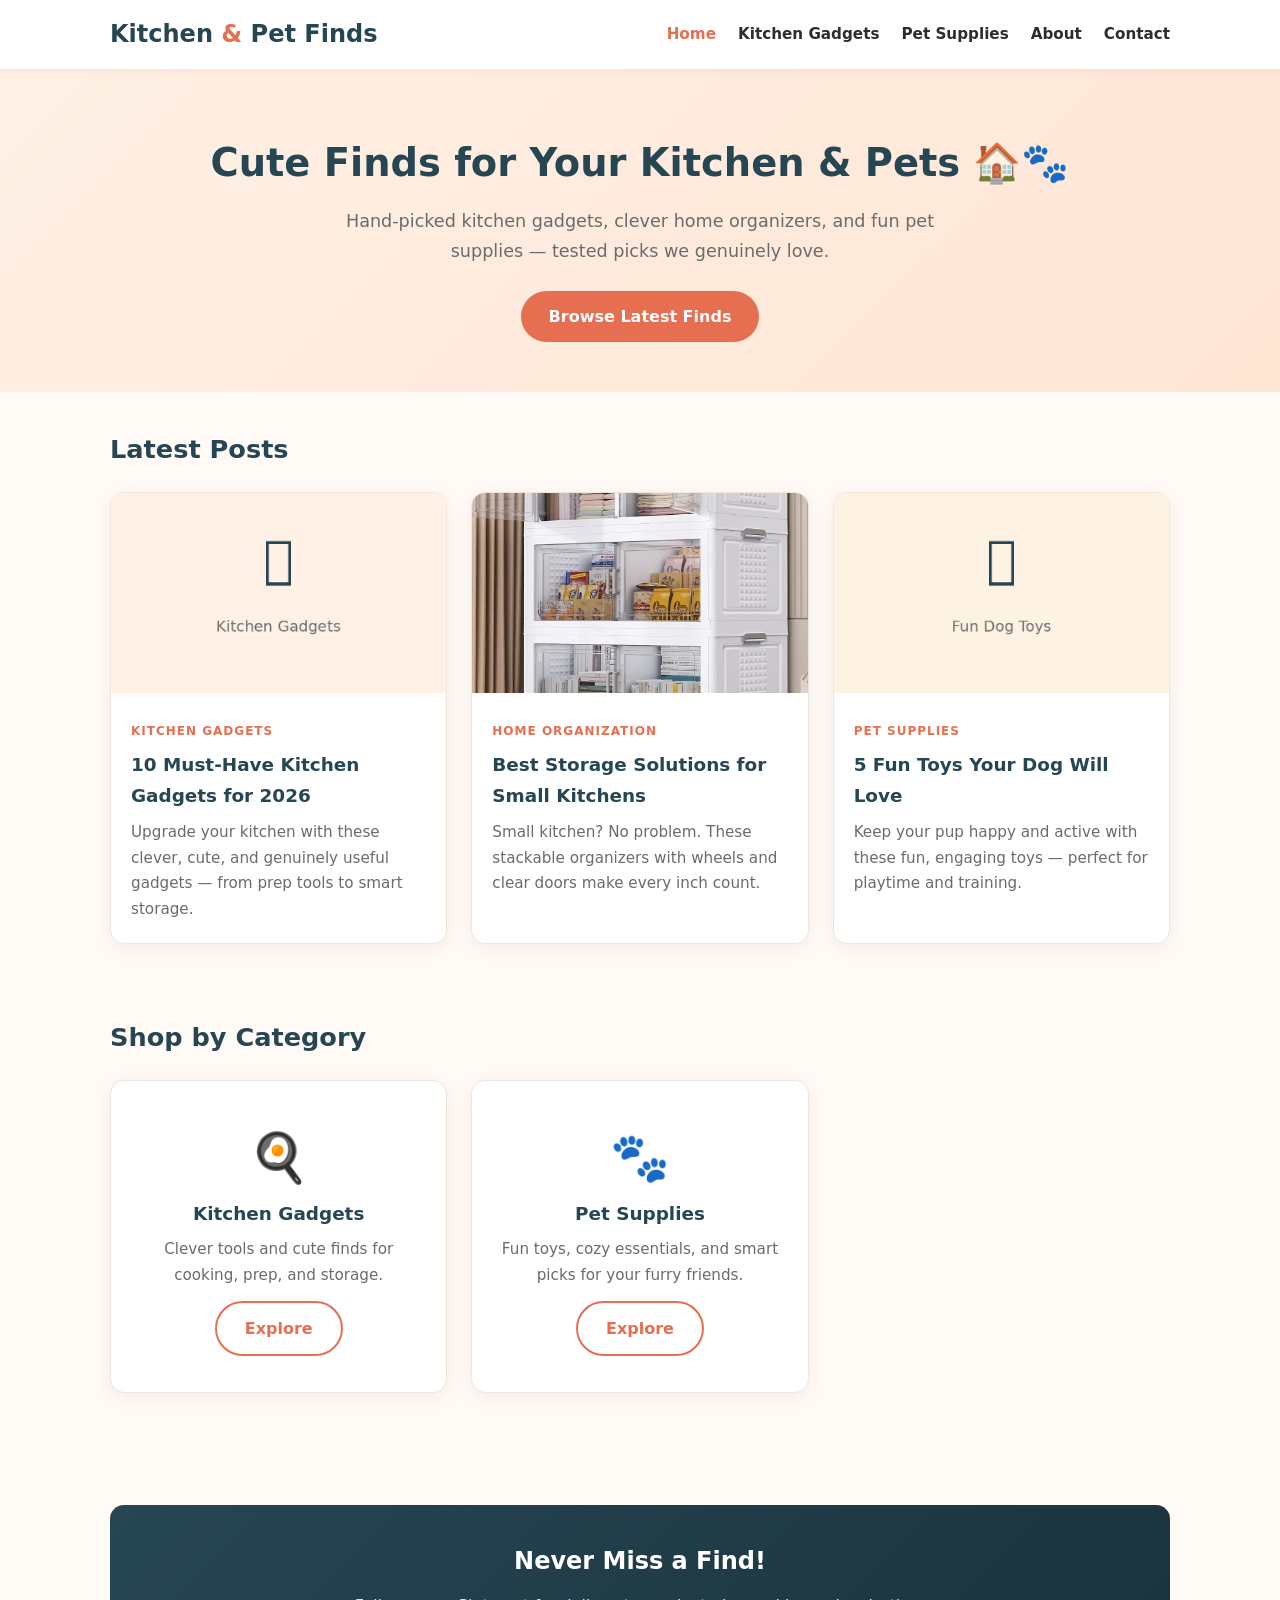
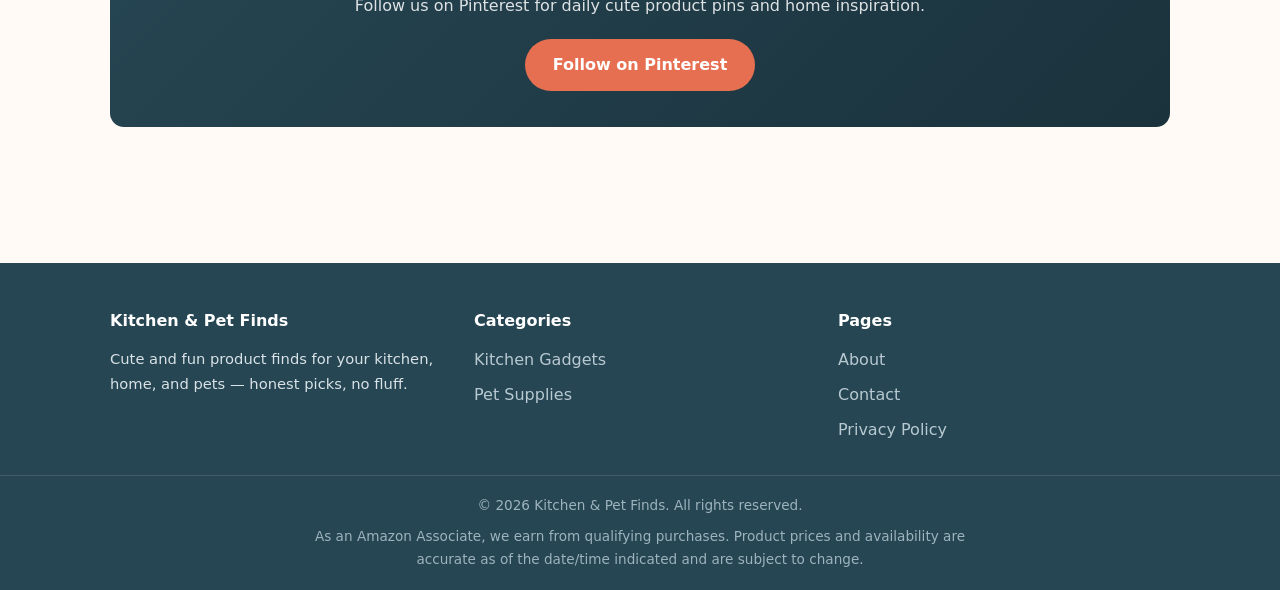
<file: index.html>
<!DOCTYPE html>
<html lang="en">
<head>
  <meta charset="UTF-8">
  <meta name="viewport" content="width=device-width, initial-scale=1.0">
  <title>Kitchen & Pet Finds — Cute Home & Pet Product Finds</title>
  <meta name="description" content="Discover cute and fun kitchen gadgets, clever home organizers, and pet supplies we love. Honest reviews and hand-picked finds for your home.">
  <meta name="keywords" content="kitchen gadgets, pet supplies, home organization, storage bins, cute kitchen finds">
  <meta property="og:title" content="Kitchen & Pet Finds">
  <meta property="og:description" content="Cute and fun kitchen gadgets, home organizers, and pet supplies — hand-picked finds.">
  <meta property="og:type" content="website">
  <link rel="stylesheet" href="css/style.css">
  <link rel="icon" href="data:image/svg+xml,<svg xmlns='http://www.w3.org/2000/svg' viewBox='0 0 100 100'><text y='.9em' font-size='90'>🏠</text></svg>">
</head>
<body>

<header>
  <div class="nav-wrap">
    <a href="index.html" class="logo">Kitchen <span>&</span> Pet Finds</a>
    <nav>
      <ul>
        <li><a href="index.html" class="active">Home</a></li>
        <li><a href="kitchen-gadgets/index.html">Kitchen Gadgets</a></li>
        <li><a href="pet-supplies/index.html">Pet Supplies</a></li>
        <li><a href="about.html">About</a></li>
        <li><a href="contact.html">Contact</a></li>
      </ul>
    </nav>
  </div>
</header>

<section class="hero">
  <h1>Cute Finds for Your Kitchen & Pets 🏠🐾</h1>
  <p>Hand-picked kitchen gadgets, clever home organizers, and fun pet supplies — tested picks we genuinely love.</p>
  <a href="#latest" class="btn">Browse Latest Finds</a>
</section>

<div class="container" id="latest">
  <h2 class="section-title">Latest Posts</h2>
  <div class="grid">

    <article class="card">
      <img src="images/kitchen-gadgets-hero.jpg" alt="Must-have kitchen gadgets 2026">
      <div class="card-body">
        <div class="kicker">Kitchen Gadgets</div>
        <h3><a href="posts/10-must-have-kitchen-gadgets-2026.html">10 Must-Have Kitchen Gadgets for 2026</a></h3>
        <p>Upgrade your kitchen with these clever, cute, and genuinely useful gadgets — from prep tools to smart storage.</p>
      </div>
    </article>

    <article class="card">
      <img src="images/storage-bins.jpg" alt="Stackable storage bins for small kitchens">
      <div class="card-body">
        <div class="kicker">Home Organization</div>
        <h3><a href="posts/best-storage-solutions-small-kitchens.html">Best Storage Solutions for Small Kitchens</a></h3>
        <p>Small kitchen? No problem. These stackable organizers with wheels and clear doors make every inch count.</p>
      </div>
    </article>

    <article class="card">
      <img src="images/dog-toys.jpg" alt="Fun toys your dog will love">
      <div class="card-body">
        <div class="kicker">Pet Supplies</div>
        <h3><a href="posts/5-fun-toys-your-dog-will-love.html">5 Fun Toys Your Dog Will Love</a></h3>
        <p>Keep your pup happy and active with these fun, engaging toys — perfect for playtime and training.</p>
      </div>
    </article>

  </div>
</div>

<div class="container">
  <h2 class="section-title">Shop by Category</h2>
  <div class="grid">
    <article class="card">
      <div class="card-body" style="text-align:center; padding:36px 20px;">
        <div style="font-size:3rem;">🍳</div>
        <h3>Kitchen Gadgets</h3>
        <p>Clever tools and cute finds for cooking, prep, and storage.</p>
        <a href="kitchen-gadgets/index.html" class="btn btn-outline" style="margin-top:12px;">Explore</a>
      </div>
    </article>
    <article class="card">
      <div class="card-body" style="text-align:center; padding:36px 20px;">
        <div style="font-size:3rem;">🐾</div>
        <h3>Pet Supplies</h3>
        <p>Fun toys, cozy essentials, and smart picks for your furry friends.</p>
        <a href="pet-supplies/index.html" class="btn btn-outline" style="margin-top:12px;">Explore</a>
      </div>
    </article>
  </div>
</div>

<div class="container">
  <div class="cta-banner">
    <h2>Never Miss a Find!</h2>
    <p>Follow us on Pinterest for daily cute product pins and home inspiration.</p>
    <a href="https://www.pinterest.com/hzawan99/" class="btn" target="_blank" rel="noopener">Follow on Pinterest</a>
  </div>
</div>

<footer>
  <div class="footer-wrap">
    <div>
      <h4>Kitchen & Pet Finds</h4>
      <p style="font-size:0.92rem;">Cute and fun product finds for your kitchen, home, and pets — honest picks, no fluff.</p>
    </div>
    <div>
      <h4>Categories</h4>
      <ul>
        <li><a href="kitchen-gadgets/index.html">Kitchen Gadgets</a></li>
        <li><a href="pet-supplies/index.html">Pet Supplies</a></li>
      </ul>
    </div>
    <div>
      <h4>Pages</h4>
      <ul>
        <li><a href="about.html">About</a></li>
        <li><a href="contact.html">Contact</a></li>
        <li><a href="privacy.html">Privacy Policy</a></li>
      </ul>
    </div>
  </div>
  <div class="footer-bottom">
    <p>© 2026 Kitchen & Pet Finds. All rights reserved.</p>
    <p style="margin-top:8px; max-width:700px; margin-left:auto; margin-right:auto;">As an Amazon Associate, we earn from qualifying purchases. Product prices and availability are accurate as of the date/time indicated and are subject to change.</p>
  </div>
</footer>

</body>
</html>
</file>
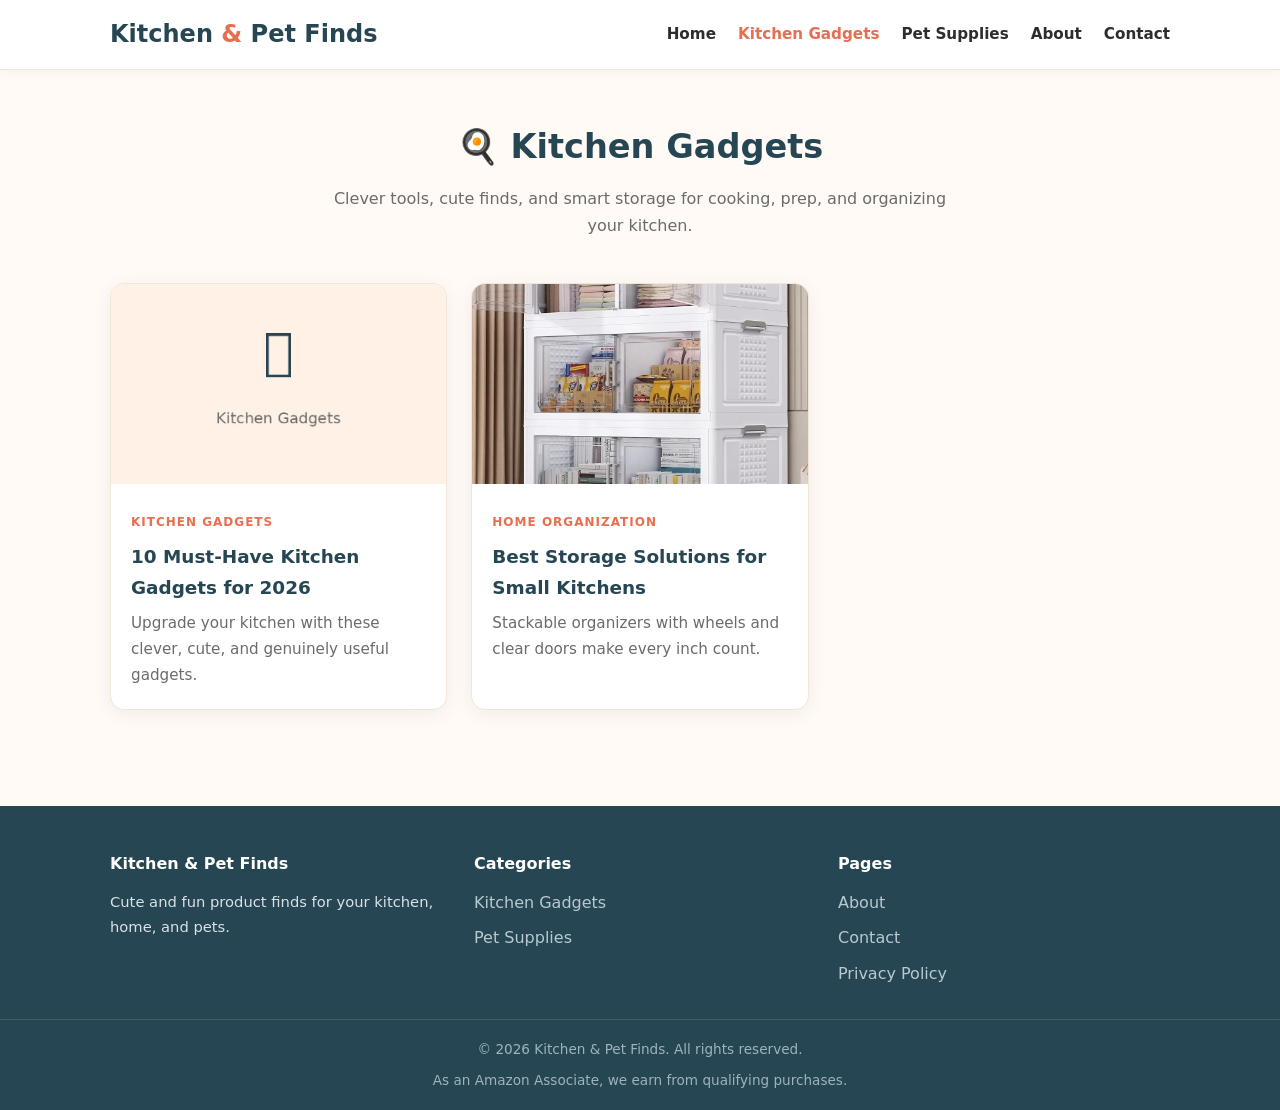
<file: kitchen-gadgets/index.html>
<!DOCTYPE html>
<html lang="en">
<head>
  <meta charset="UTF-8">
  <meta name="viewport" content="width=device-width, initial-scale=1.0">
  <title>Kitchen Gadgets — Kitchen & Pet Finds</title>
  <meta name="description" content="Cute and clever kitchen gadgets: prep tools, organizers, and smart storage finds for every kitchen.">
  <link rel="stylesheet" href="../css/style.css">
</head>
<body>
<header>
  <div class="nav-wrap">
    <a href="../index.html" class="logo">Kitchen <span>&</span> Pet Finds</a>
    <nav><ul>
      <li><a href="../index.html">Home</a></li>
      <li><a href="index.html" class="active">Kitchen Gadgets</a></li>
      <li><a href="../pet-supplies/index.html">Pet Supplies</a></li>
      <li><a href="../about.html">About</a></li>
      <li><a href="../contact.html">Contact</a></li>
    </ul></nav>
  </div>
</header>

<div class="page-head">
  <h1>🍳 Kitchen Gadgets</h1>
  <p>Clever tools, cute finds, and smart storage for cooking, prep, and organizing your kitchen.</p>
</div>

<div class="container">
  <div class="grid">
    <article class="card">
      <img src="../images/kitchen-gadgets-hero.jpg" alt="Must-have kitchen gadgets 2026">
      <div class="card-body">
        <div class="kicker">Kitchen Gadgets</div>
        <h3><a href="../posts/10-must-have-kitchen-gadgets-2026.html">10 Must-Have Kitchen Gadgets for 2026</a></h3>
        <p>Upgrade your kitchen with these clever, cute, and genuinely useful gadgets.</p>
      </div>
    </article>
    <article class="card">
      <img src="../images/storage-bins.jpg" alt="Storage solutions for small kitchens">
      <div class="card-body">
        <div class="kicker">Home Organization</div>
        <h3><a href="../posts/best-storage-solutions-small-kitchens.html">Best Storage Solutions for Small Kitchens</a></h3>
        <p>Stackable organizers with wheels and clear doors make every inch count.</p>
      </div>
    </article>
  </div>
</div>

<footer>
  <div class="footer-wrap">
    <div><h4>Kitchen & Pet Finds</h4><p style="font-size:0.92rem;">Cute and fun product finds for your kitchen, home, and pets.</p></div>
    <div><h4>Categories</h4><ul><li><a href="index.html">Kitchen Gadgets</a></li><li><a href="../pet-supplies/index.html">Pet Supplies</a></li></ul></div>
    <div><h4>Pages</h4><ul><li><a href="../about.html">About</a></li><li><a href="../contact.html">Contact</a></li><li><a href="../privacy.html">Privacy Policy</a></li></ul></div>
  </div>
  <div class="footer-bottom"><p>© 2026 Kitchen & Pet Finds. All rights reserved.</p><p style="margin-top:8px;">As an Amazon Associate, we earn from qualifying purchases.</p></div>
</footer>
</body>
</html>
</file>
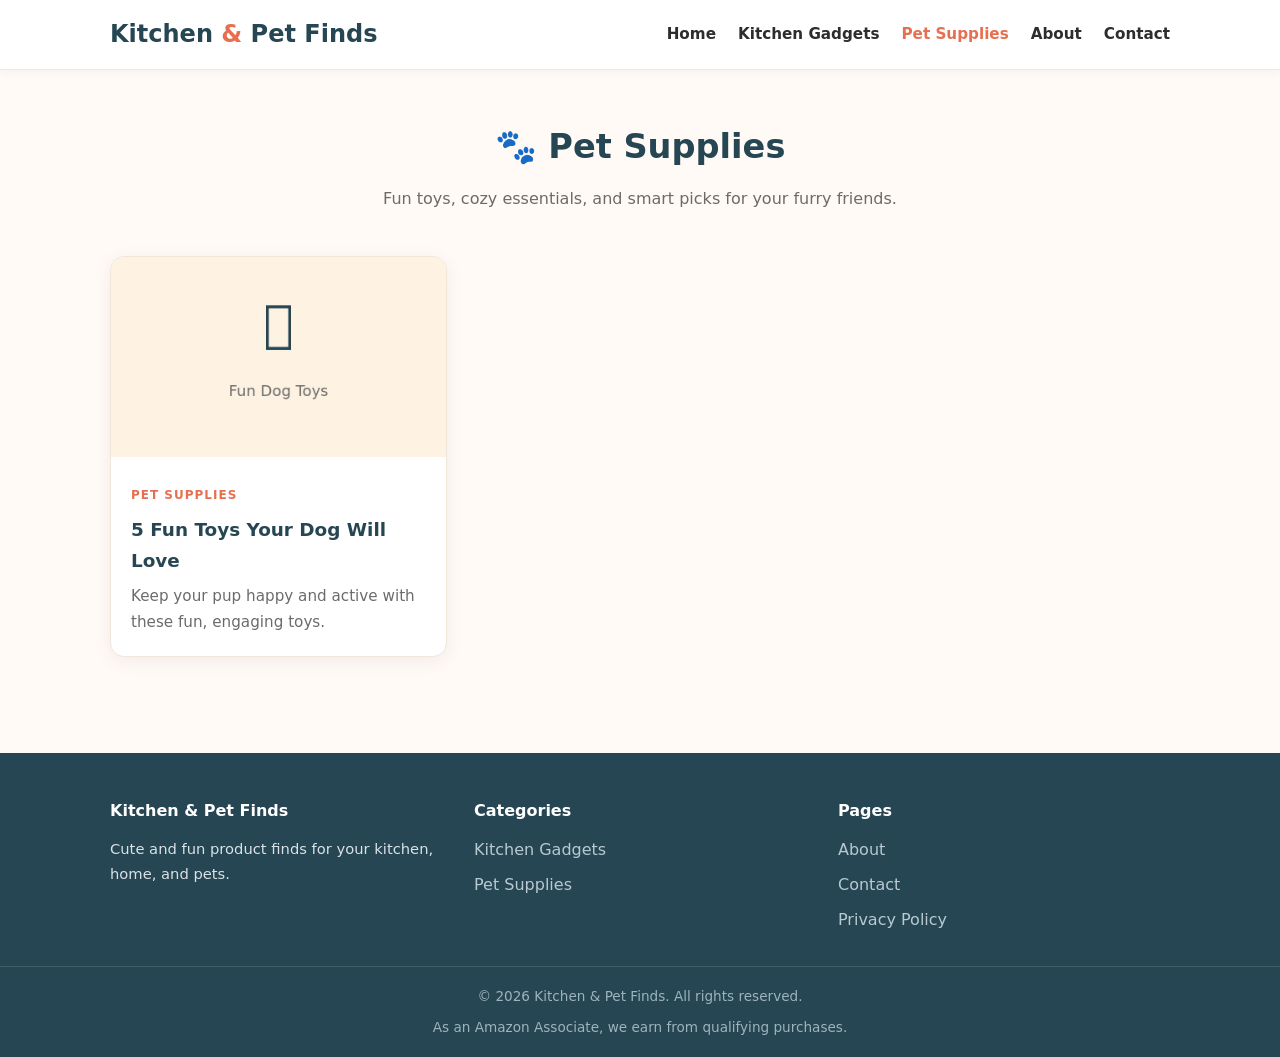
<file: pet-supplies/index.html>
<!DOCTYPE html>
<html lang="en">
<head>
  <meta charset="UTF-8">
  <meta name="viewport" content="width=device-width, initial-scale=1.0">
  <title>Pet Supplies — Kitchen & Pet Finds</title>
  <meta name="description" content="Fun toys, cozy essentials, and smart pet supplies your furry friends will love.">
  <link rel="stylesheet" href="../css/style.css">
</head>
<body>
<header>
  <div class="nav-wrap">
    <a href="../index.html" class="logo">Kitchen <span>&</span> Pet Finds</a>
    <nav><ul>
      <li><a href="../index.html">Home</a></li>
      <li><a href="../kitchen-gadgets/index.html">Kitchen Gadgets</a></li>
      <li><a href="index.html" class="active">Pet Supplies</a></li>
      <li><a href="../about.html">About</a></li>
      <li><a href="../contact.html">Contact</a></li>
    </ul></nav>
  </div>
</header>

<div class="page-head">
  <h1>🐾 Pet Supplies</h1>
  <p>Fun toys, cozy essentials, and smart picks for your furry friends.</p>
</div>

<div class="container">
  <div class="grid">
    <article class="card">
      <img src="../images/dog-toys.jpg" alt="Fun toys your dog will love">
      <div class="card-body">
        <div class="kicker">Pet Supplies</div>
        <h3><a href="../posts/5-fun-toys-your-dog-will-love.html">5 Fun Toys Your Dog Will Love</a></h3>
        <p>Keep your pup happy and active with these fun, engaging toys.</p>
      </div>
    </article>
  </div>
</div>

<footer>
  <div class="footer-wrap">
    <div><h4>Kitchen & Pet Finds</h4><p style="font-size:0.92rem;">Cute and fun product finds for your kitchen, home, and pets.</p></div>
    <div><h4>Categories</h4><ul><li><a href="../kitchen-gadgets/index.html">Kitchen Gadgets</a></li><li><a href="index.html">Pet Supplies</a></li></ul></div>
    <div><h4>Pages</h4><ul><li><a href="../about.html">About</a></li><li><a href="../contact.html">Contact</a></li><li><a href="../privacy.html">Privacy Policy</a></li></ul></div>
  </div>
  <div class="footer-bottom"><p>© 2026 Kitchen & Pet Finds. All rights reserved.</p><p style="margin-top:8px;">As an Amazon Associate, we earn from qualifying purchases.</p></div>
</footer>
</body>
</html>
</file>
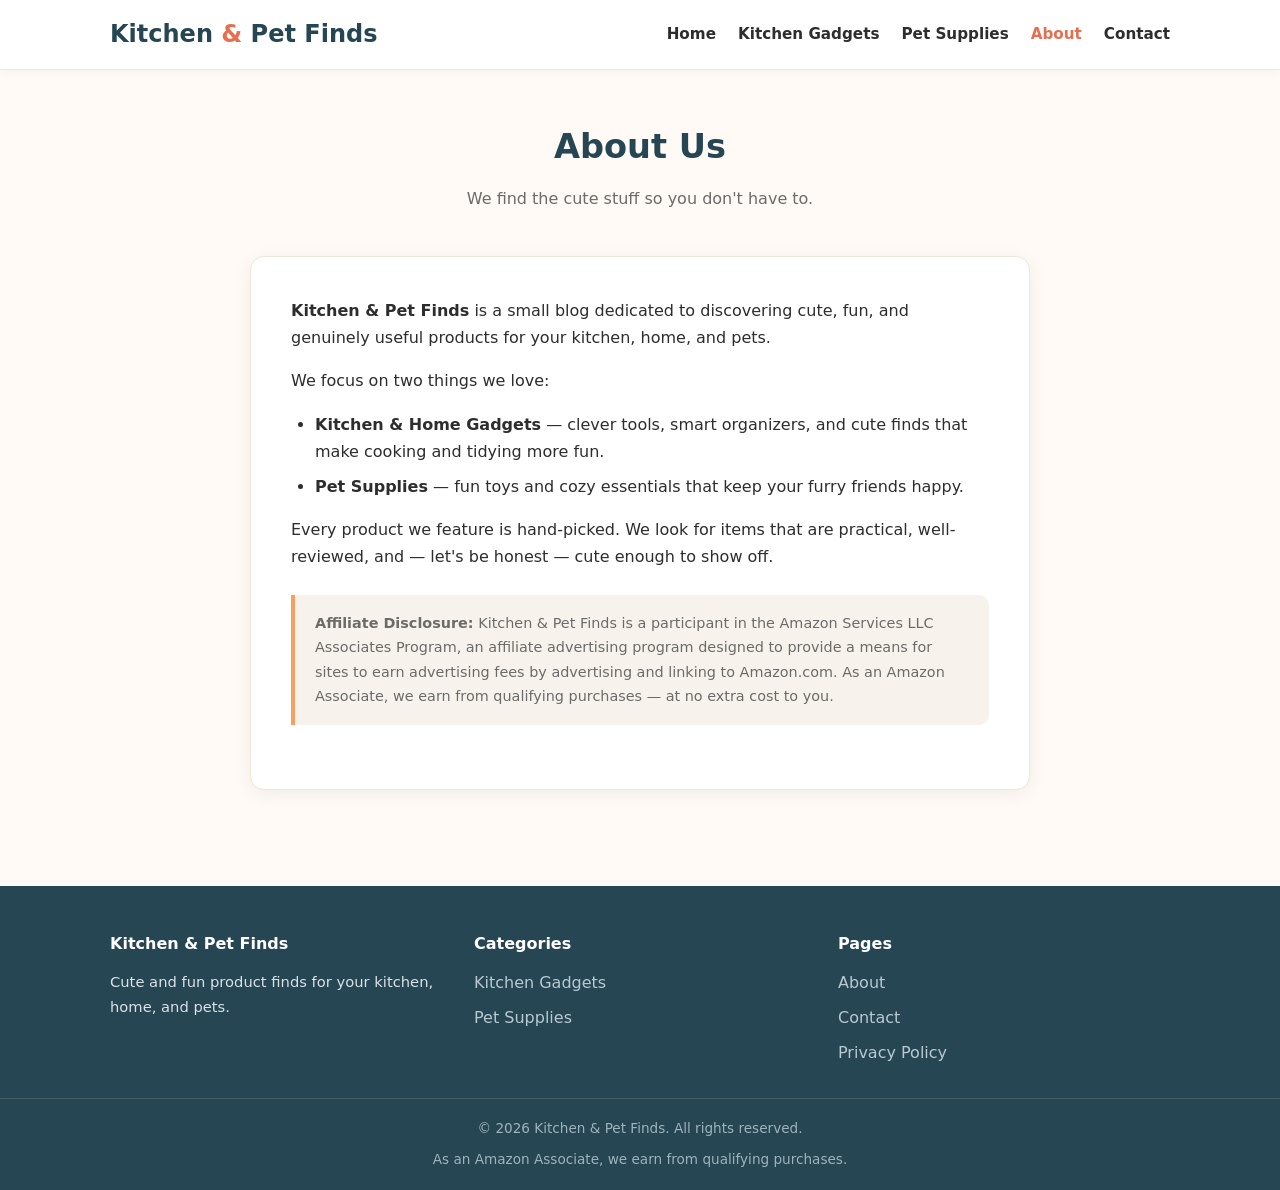
<file: about.html>
<!DOCTYPE html>
<html lang="en">
<head>
  <meta charset="UTF-8">
  <meta name="viewport" content="width=device-width, initial-scale=1.0">
  <title>About — Kitchen & Pet Finds</title>
  <meta name="description" content="About Kitchen & Pet Finds — we hunt down cute, fun, and genuinely useful kitchen gadgets and pet supplies.">
  <link rel="stylesheet" href="css/style.css">
</head>
<body>
<header>
  <div class="nav-wrap">
    <a href="index.html" class="logo">Kitchen <span>&</span> Pet Finds</a>
    <nav><ul>
      <li><a href="index.html">Home</a></li>
      <li><a href="kitchen-gadgets/index.html">Kitchen Gadgets</a></li>
      <li><a href="pet-supplies/index.html">Pet Supplies</a></li>
      <li><a href="about.html" class="active">About</a></li>
      <li><a href="contact.html">Contact</a></li>
    </ul></nav>
  </div>
</header>

<div class="page-head">
  <h1>About Us</h1>
  <p>We find the cute stuff so you don't have to.</p>
</div>

<div class="container">
  <div class="article">
    <p><strong>Kitchen & Pet Finds</strong> is a small blog dedicated to discovering cute, fun, and genuinely useful products for your kitchen, home, and pets.</p>
    <p>We focus on two things we love:</p>
    <ul>
      <li><strong>Kitchen & Home Gadgets</strong> — clever tools, smart organizers, and cute finds that make cooking and tidying more fun.</li>
      <li><strong>Pet Supplies</strong> — fun toys and cozy essentials that keep your furry friends happy.</li>
    </ul>
    <p>Every product we feature is hand-picked. We look for items that are practical, well-reviewed, and — let's be honest — cute enough to show off.</p>
    <div class="disclosure">
      <strong>Affiliate Disclosure:</strong> Kitchen & Pet Finds is a participant in the Amazon Services LLC Associates Program, an affiliate advertising program designed to provide a means for sites to earn advertising fees by advertising and linking to Amazon.com. As an Amazon Associate, we earn from qualifying purchases — at no extra cost to you.
    </div>
  </div>
</div>

<footer>
  <div class="footer-wrap">
    <div><h4>Kitchen & Pet Finds</h4><p style="font-size:0.92rem;">Cute and fun product finds for your kitchen, home, and pets.</p></div>
    <div><h4>Categories</h4><ul><li><a href="kitchen-gadgets/index.html">Kitchen Gadgets</a></li><li><a href="pet-supplies/index.html">Pet Supplies</a></li></ul></div>
    <div><h4>Pages</h4><ul><li><a href="about.html">About</a></li><li><a href="contact.html">Contact</a></li><li><a href="privacy.html">Privacy Policy</a></li></ul></div>
  </div>
  <div class="footer-bottom"><p>© 2026 Kitchen & Pet Finds. All rights reserved.</p><p style="margin-top:8px;">As an Amazon Associate, we earn from qualifying purchases.</p></div>
</footer>
</body>
</html>
</file>
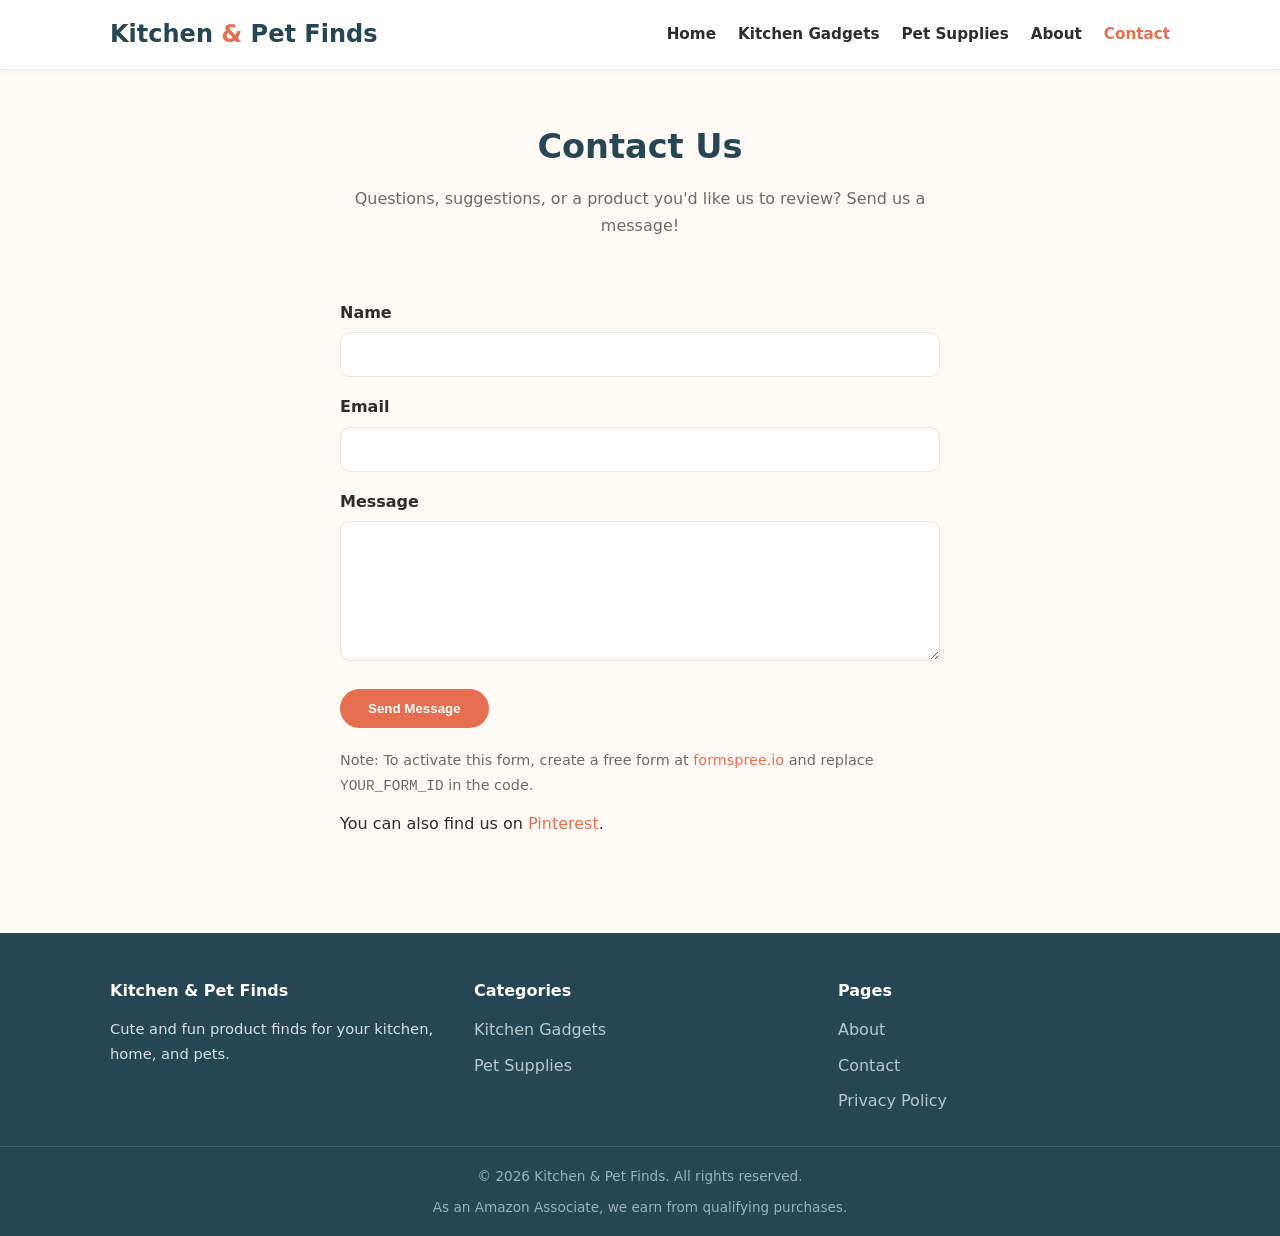
<file: contact.html>
<!DOCTYPE html>
<html lang="en">
<head>
  <meta charset="UTF-8">
  <meta name="viewport" content="width=device-width, initial-scale=1.0">
  <title>Contact — Kitchen & Pet Finds</title>
  <meta name="description" content="Get in touch with Kitchen & Pet Finds — questions, suggestions, or product recommendations.">
  <link rel="stylesheet" href="css/style.css">
</head>
<body>
<header>
  <div class="nav-wrap">
    <a href="index.html" class="logo">Kitchen <span>&</span> Pet Finds</a>
    <nav><ul>
      <li><a href="index.html">Home</a></li>
      <li><a href="kitchen-gadgets/index.html">Kitchen Gadgets</a></li>
      <li><a href="pet-supplies/index.html">Pet Supplies</a></li>
      <li><a href="about.html">About</a></li>
      <li><a href="contact.html" class="active">Contact</a></li>
    </ul></nav>
  </div>
</header>

<div class="page-head">
  <h1>Contact Us</h1>
  <p>Questions, suggestions, or a product you'd like us to review? Send us a message!</p>
</div>

<div class="container">
  <div class="contact-form">
    <form action="https://formspree.io/f/YOUR_FORM_ID" method="POST">
      <label for="name">Name</label>
      <input type="text" id="name" name="name" required>
      <label for="email">Email</label>
      <input type="email" id="email" name="email" required>
      <label for="message">Message</label>
      <textarea id="message" name="message" required></textarea>
      <button type="submit" class="btn" style="margin-top:20px;">Send Message</button>
    </form>
    <p style="margin-top:20px; font-size:0.9rem; color:#6b6b6b;">Note: To activate this form, create a free form at <a href="https://formspree.io" target="_blank" rel="noopener">formspree.io</a> and replace <code>YOUR_FORM_ID</code> in the code.</p>
    <p style="margin-top:12px;">You can also find us on <a href="https://www.pinterest.com/hzawan99/" target="_blank" rel="noopener">Pinterest</a>.</p>
  </div>
</div>

<footer>
  <div class="footer-wrap">
    <div><h4>Kitchen & Pet Finds</h4><p style="font-size:0.92rem;">Cute and fun product finds for your kitchen, home, and pets.</p></div>
    <div><h4>Categories</h4><ul><li><a href="kitchen-gadgets/index.html">Kitchen Gadgets</a></li><li><a href="pet-supplies/index.html">Pet Supplies</a></li></ul></div>
    <div><h4>Pages</h4><ul><li><a href="about.html">About</a></li><li><a href="contact.html">Contact</a></li><li><a href="privacy.html">Privacy Policy</a></li></ul></div>
  </div>
  <div class="footer-bottom"><p>© 2026 Kitchen & Pet Finds. All rights reserved.</p><p style="margin-top:8px;">As an Amazon Associate, we earn from qualifying purchases.</p></div>
</footer>
</body>
</html>
</file>
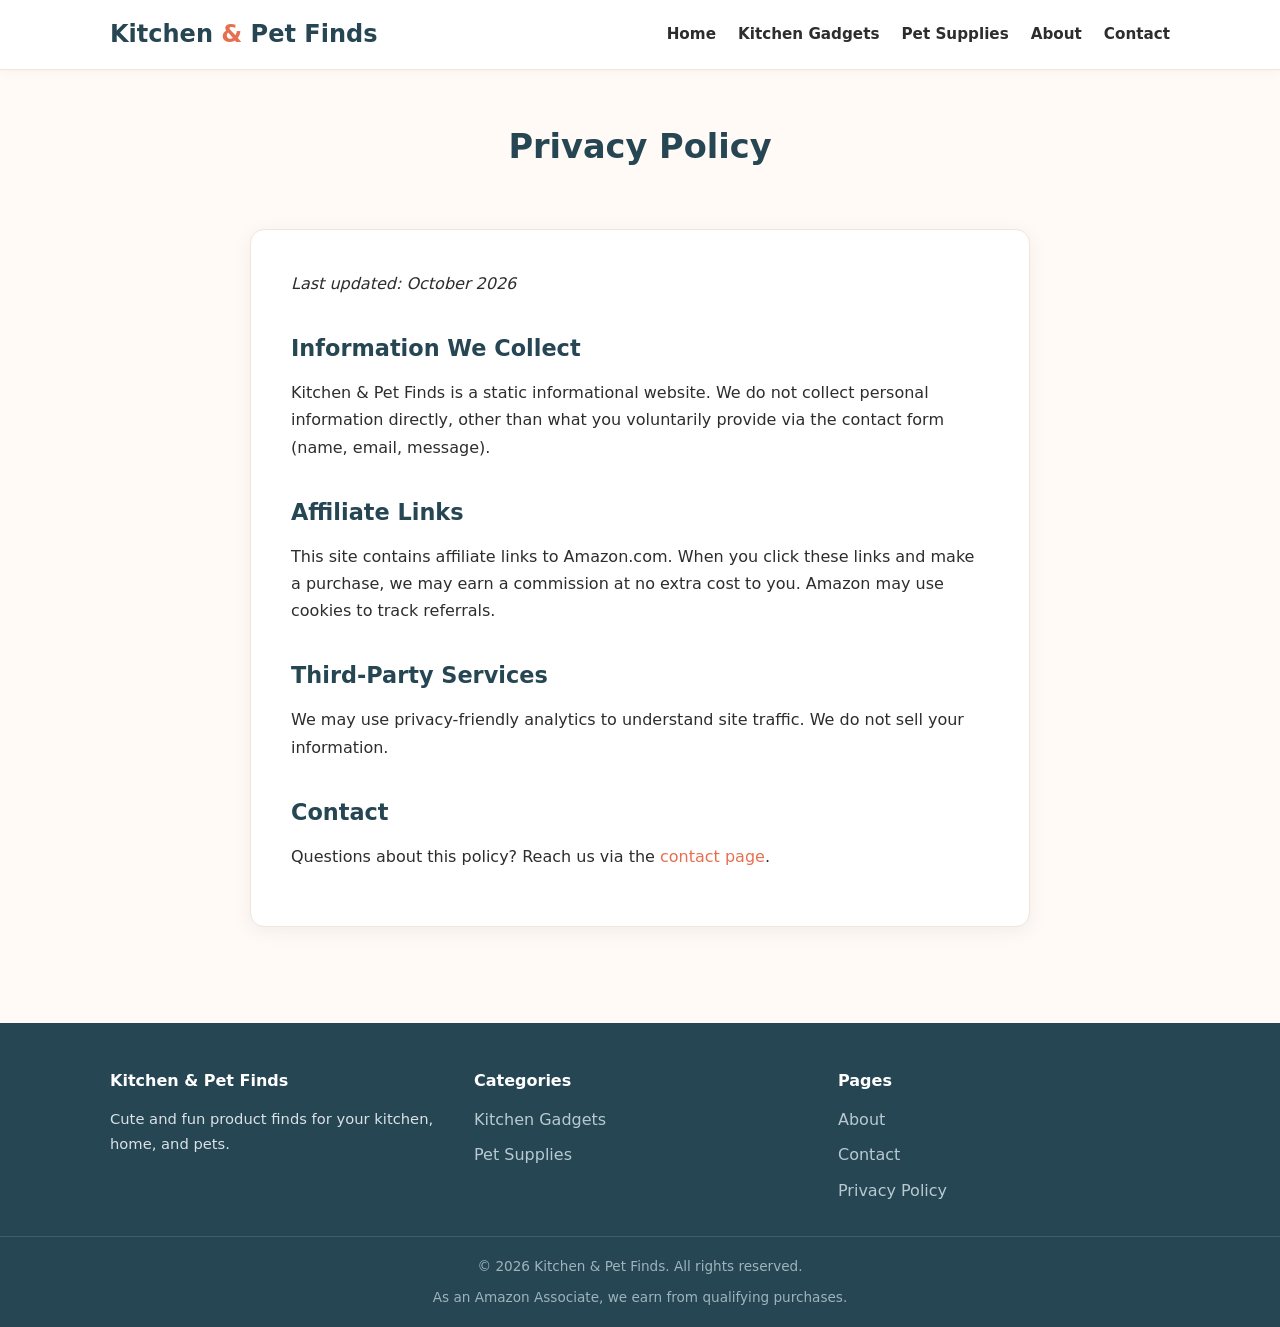
<file: privacy.html>
<!DOCTYPE html>
<html lang="en">
<head>
  <meta charset="UTF-8">
  <meta name="viewport" content="width=device-width, initial-scale=1.0">
  <title>Privacy Policy — Kitchen & Pet Finds</title>
  <meta name="description" content="Privacy policy for Kitchen & Pet Finds.">
  <link rel="stylesheet" href="css/style.css">
</head>
<body>
<header>
  <div class="nav-wrap">
    <a href="index.html" class="logo">Kitchen <span>&</span> Pet Finds</a>
    <nav><ul>
      <li><a href="index.html">Home</a></li>
      <li><a href="kitchen-gadgets/index.html">Kitchen Gadgets</a></li>
      <li><a href="pet-supplies/index.html">Pet Supplies</a></li>
      <li><a href="about.html">About</a></li>
      <li><a href="contact.html">Contact</a></li>
    </ul></nav>
  </div>
</header>

<div class="page-head"><h1>Privacy Policy</h1></div>

<div class="container">
  <div class="article">
    <p><em>Last updated: October 2026</em></p>
    <h2>Information We Collect</h2>
    <p>Kitchen & Pet Finds is a static informational website. We do not collect personal information directly, other than what you voluntarily provide via the contact form (name, email, message).</p>
    <h2>Affiliate Links</h2>
    <p>This site contains affiliate links to Amazon.com. When you click these links and make a purchase, we may earn a commission at no extra cost to you. Amazon may use cookies to track referrals.</p>
    <h2>Third-Party Services</h2>
    <p>We may use privacy-friendly analytics to understand site traffic. We do not sell your information.</p>
    <h2>Contact</h2>
    <p>Questions about this policy? Reach us via the <a href="contact.html">contact page</a>.</p>
  </div>
</div>

<footer>
  <div class="footer-wrap">
    <div><h4>Kitchen & Pet Finds</h4><p style="font-size:0.92rem;">Cute and fun product finds for your kitchen, home, and pets.</p></div>
    <div><h4>Categories</h4><ul><li><a href="kitchen-gadgets/index.html">Kitchen Gadgets</a></li><li><a href="pet-supplies/index.html">Pet Supplies</a></li></ul></div>
    <div><h4>Pages</h4><ul><li><a href="about.html">About</a></li><li><a href="contact.html">Contact</a></li><li><a href="privacy.html">Privacy Policy</a></li></ul></div>
  </div>
  <div class="footer-bottom"><p>© 2026 Kitchen & Pet Finds. All rights reserved.</p><p style="margin-top:8px;">As an Amazon Associate, we earn from qualifying purchases.</p></div>
</footer>
</body>
</html>
</file>
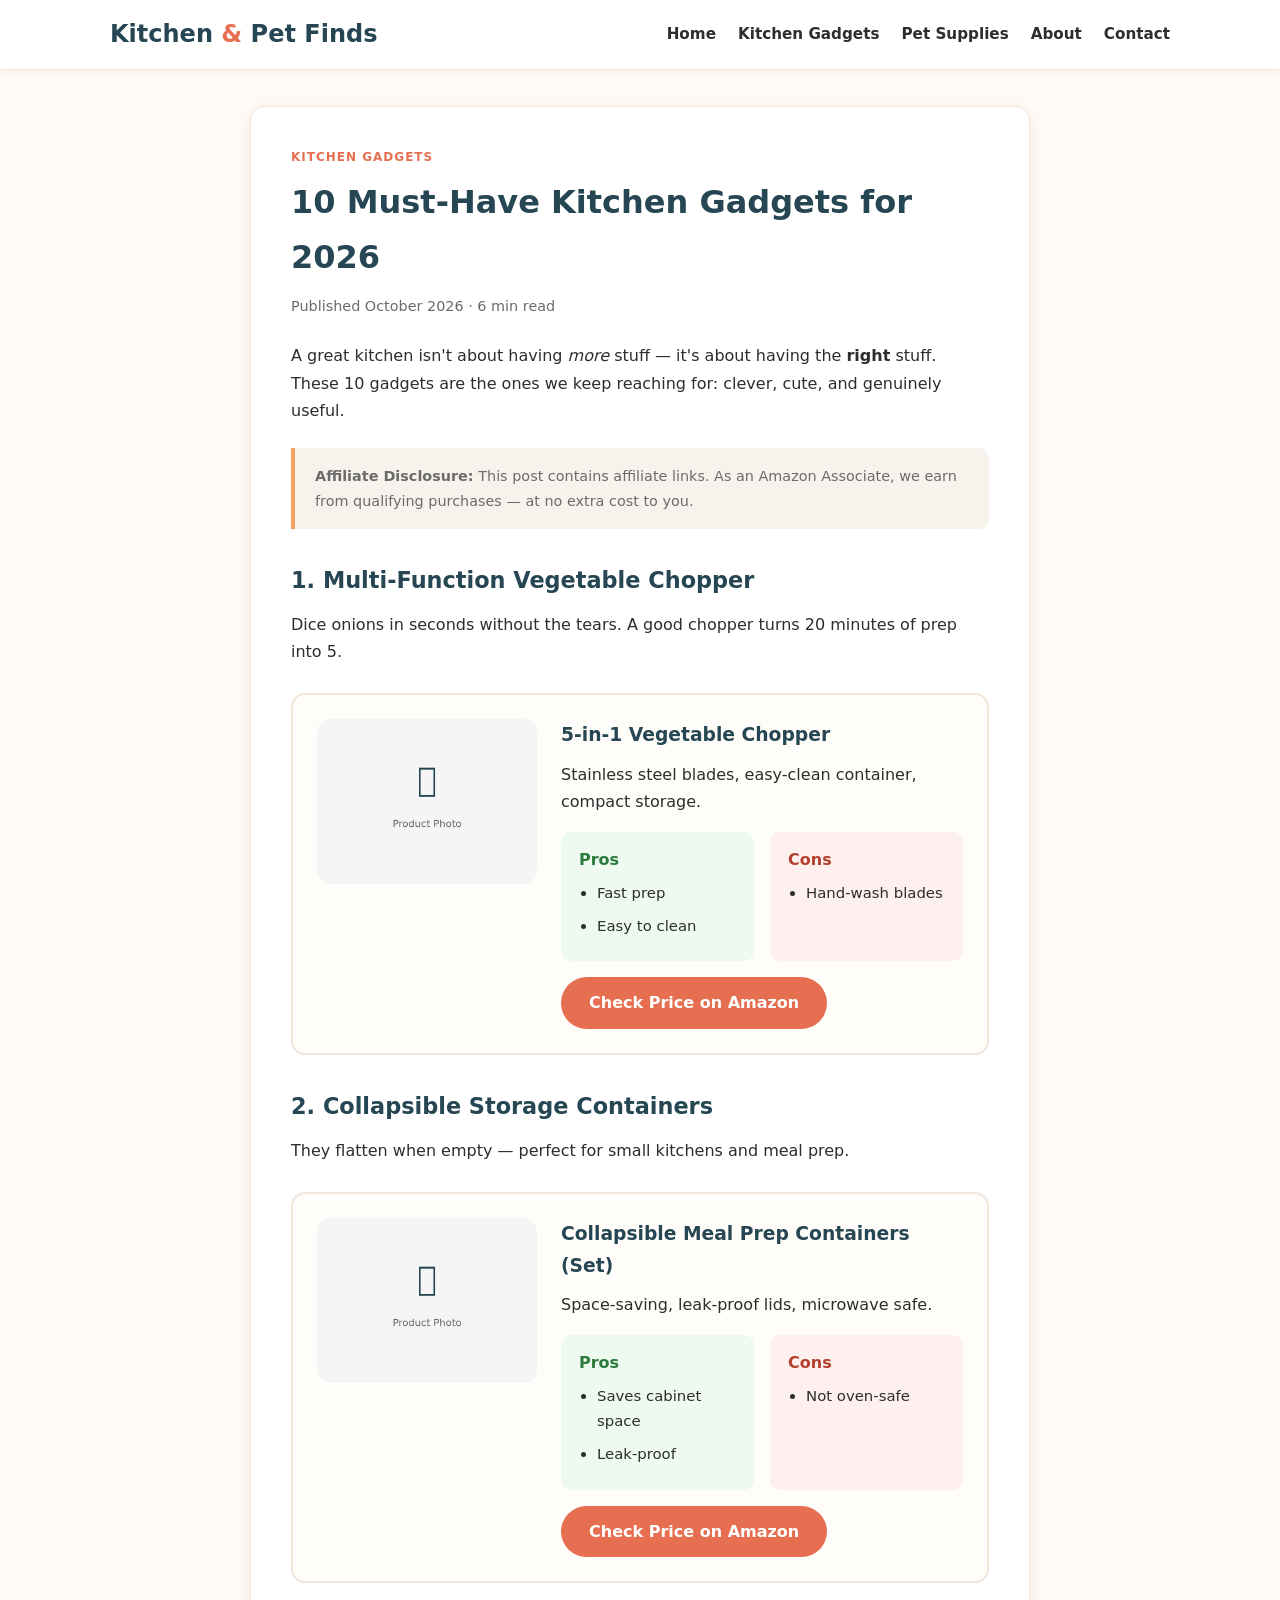
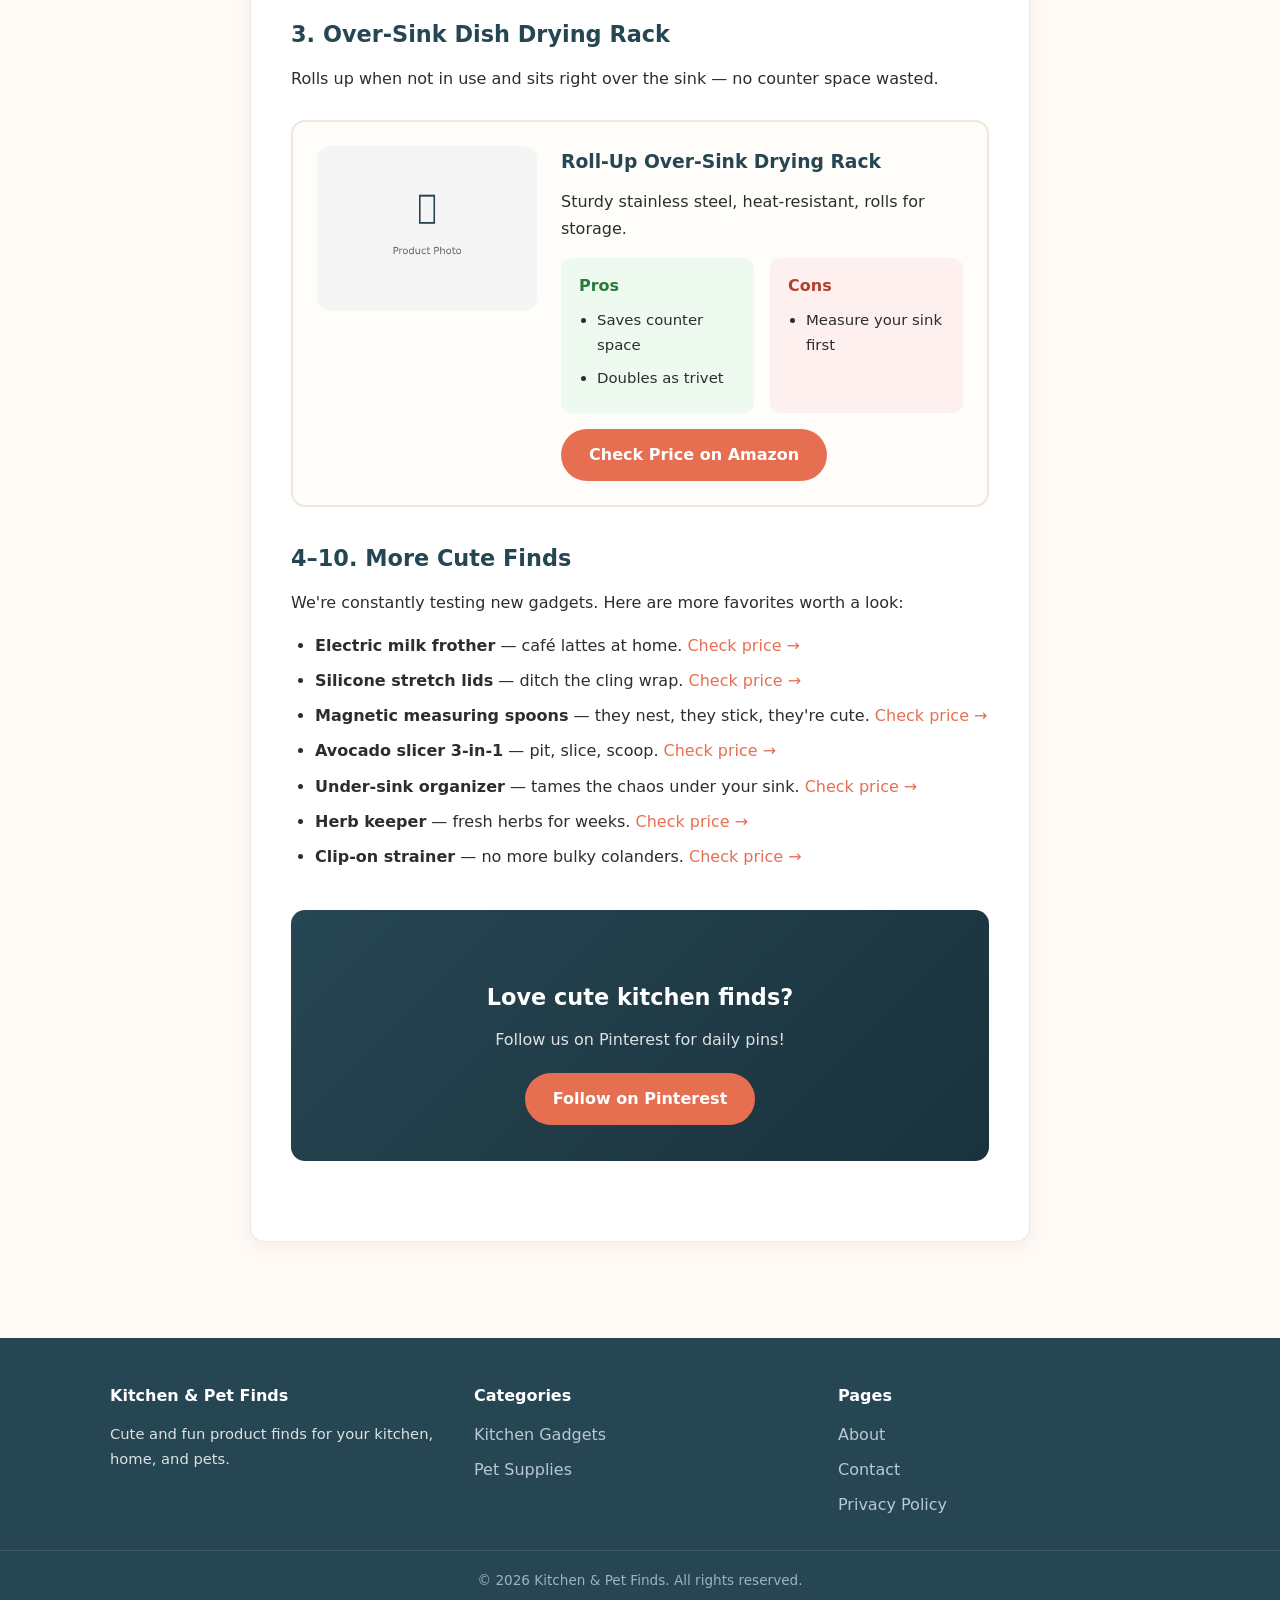
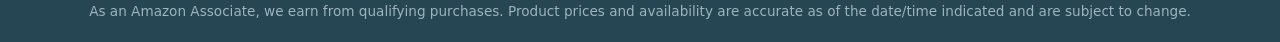
<file: posts/10-must-have-kitchen-gadgets-2026.html>
<!DOCTYPE html>
<html lang="en">
<head>
  <meta charset="UTF-8">
  <meta name="viewport" content="width=device-width, initial-scale=1.0">
  <title>10 Must-Have Kitchen Gadgets for 2026 — Kitchen & Pet Finds</title>
  <meta name="description" content="Upgrade your kitchen in 2026 with these 10 clever, cute, and genuinely useful gadgets — from smart prep tools to space-saving organizers.">
  <meta name="keywords" content="kitchen gadgets 2026, must have kitchen tools, cute kitchen finds, kitchen organization">
  <meta property="og:title" content="10 Must-Have Kitchen Gadgets for 2026">
  <meta property="og:description" content="Clever, cute, and genuinely useful kitchen gadgets to upgrade your cooking game.">
  <meta property="og:type" content="article">
  <link rel="stylesheet" href="../css/style.css">
</head>
<body>
<header>
  <div class="nav-wrap">
    <a href="../index.html" class="logo">Kitchen <span>&</span> Pet Finds</a>
    <nav><ul>
      <li><a href="../index.html">Home</a></li>
      <li><a href="../kitchen-gadgets/index.html">Kitchen Gadgets</a></li>
      <li><a href="../pet-supplies/index.html">Pet Supplies</a></li>
      <li><a href="../about.html">About</a></li>
      <li><a href="../contact.html">Contact</a></li>
    </ul></nav>
  </div>
</header>

<div class="container">
  <article class="article">
    <div class="kicker" style="font-size:0.75rem;font-weight:700;letter-spacing:1px;text-transform:uppercase;color:#e76f51;margin-bottom:8px;">Kitchen Gadgets</div>
    <h1>10 Must-Have Kitchen Gadgets for 2026</h1>
    <div class="meta">Published October 2026 · 6 min read</div>

    <p>A great kitchen isn't about having <em>more</em> stuff — it's about having the <strong>right</strong> stuff. These 10 gadgets are the ones we keep reaching for: clever, cute, and genuinely useful.</p>

    <div class="disclosure">
      <strong>Affiliate Disclosure:</strong> This post contains affiliate links. As an Amazon Associate, we earn from qualifying purchases — at no extra cost to you.
    </div>

    <h2>1. Multi-Function Vegetable Chopper</h2>
    <p>Dice onions in seconds without the tears. A good chopper turns 20 minutes of prep into 5.</p>

    <div class="product-box">
      <img src="../images/placeholder-product.jpg" alt="Vegetable chopper">
      <div>
        <h3>5-in-1 Vegetable Chopper</h3>
        <p>Stainless steel blades, easy-clean container, compact storage.</p>
        <div class="pros-cons">
          <div class="pros"><strong>Pros</strong><ul><li>Fast prep</li><li>Easy to clean</li></ul></div>
          <div class="cons"><strong>Cons</strong><ul><li>Hand-wash blades</li></ul></div>
        </div>
        <a href="https://www.amazon.com/s?k=vegetable+chopper&tag=hamzajobhub20-20" class="btn" target="_blank" rel="noopener nofollow sponsored">Check Price on Amazon</a>
      </div>
    </div>

    <h2>2. Collapsible Storage Containers</h2>
    <p>They flatten when empty — perfect for small kitchens and meal prep.</p>

    <div class="product-box">
      <img src="../images/placeholder-product.jpg" alt="Collapsible storage containers">
      <div>
        <h3>Collapsible Meal Prep Containers (Set)</h3>
        <p>Space-saving, leak-proof lids, microwave safe.</p>
        <div class="pros-cons">
          <div class="pros"><strong>Pros</strong><ul><li>Saves cabinet space</li><li>Leak-proof</li></ul></div>
          <div class="cons"><strong>Cons</strong><ul><li>Not oven-safe</li></ul></div>
        </div>
        <a href="https://www.amazon.com/s?k=collapsible+storage+containers&tag=hamzajobhub20-20" class="btn" target="_blank" rel="noopener nofollow sponsored">Check Price on Amazon</a>
      </div>
    </div>

    <h2>3. Over-Sink Dish Drying Rack</h2>
    <p>Rolls up when not in use and sits right over the sink — no counter space wasted.</p>

    <div class="product-box">
      <img src="../images/placeholder-product.jpg" alt="Over sink dish drying rack">
      <div>
        <h3>Roll-Up Over-Sink Drying Rack</h3>
        <p>Sturdy stainless steel, heat-resistant, rolls for storage.</p>
        <div class="pros-cons">
          <div class="pros"><strong>Pros</strong><ul><li>Saves counter space</li><li>Doubles as trivet</li></ul></div>
          <div class="cons"><strong>Cons</strong><ul><li>Measure your sink first</li></ul></div>
        </div>
        <a href="https://www.amazon.com/s?k=over+sink+dish+drying+rack&tag=hamzajobhub20-20" class="btn" target="_blank" rel="noopener nofollow sponsored">Check Price on Amazon</a>
      </div>
    </div>

    <h2>4–10. More Cute Finds</h2>
    <p>We're constantly testing new gadgets. Here are more favorites worth a look:</p>
    <ul>
      <li><strong>Electric milk frother</strong> — café lattes at home. <a href="https://www.amazon.com/s?k=milk+frother&tag=hamzajobhub20-20" target="_blank" rel="noopener nofollow sponsored">Check price →</a></li>
      <li><strong>Silicone stretch lids</strong> — ditch the cling wrap. <a href="https://www.amazon.com/s?k=silicone+stretch+lids&tag=hamzajobhub20-20" target="_blank" rel="noopener nofollow sponsored">Check price →</a></li>
      <li><strong>Magnetic measuring spoons</strong> — they nest, they stick, they're cute. <a href="https://www.amazon.com/s?k=magnetic+measuring+spoons&tag=hamzajobhub20-20" target="_blank" rel="noopener nofollow sponsored">Check price →</a></li>
      <li><strong>Avocado slicer 3-in-1</strong> — pit, slice, scoop. <a href="https://www.amazon.com/s?k=avocado+slicer&tag=hamzajobhub20-20" target="_blank" rel="noopener nofollow sponsored">Check price →</a></li>
      <li><strong>Under-sink organizer</strong> — tames the chaos under your sink. <a href="https://www.amazon.com/s?k=under+sink+organizer&tag=hamzajobhub20-20" target="_blank" rel="noopener nofollow sponsored">Check price →</a></li>
      <li><strong>Herb keeper</strong> — fresh herbs for weeks. <a href="https://www.amazon.com/s?k=herb+keeper&tag=hamzajobhub20-20" target="_blank" rel="noopener nofollow sponsored">Check price →</a></li>
      <li><strong>Clip-on strainer</strong> — no more bulky colanders. <a href="https://www.amazon.com/s?k=clip+on+strainer&tag=hamzajobhub20-20" target="_blank" rel="noopener nofollow sponsored">Check price →</a></li>
    </ul>

    <div class="cta-banner">
      <h2>Love cute kitchen finds?</h2>
      <p>Follow us on Pinterest for daily pins!</p>
      <a href="https://www.pinterest.com/hzawan99/" class="btn" target="_blank" rel="noopener">Follow on Pinterest</a>
    </div>
  </article>
</div>

<footer>
  <div class="footer-wrap">
    <div><h4>Kitchen & Pet Finds</h4><p style="font-size:0.92rem;">Cute and fun product finds for your kitchen, home, and pets.</p></div>
    <div><h4>Categories</h4><ul><li><a href="../kitchen-gadgets/index.html">Kitchen Gadgets</a></li><li><a href="../pet-supplies/index.html">Pet Supplies</a></li></ul></div>
    <div><h4>Pages</h4><ul><li><a href="../about.html">About</a></li><li><a href="../contact.html">Contact</a></li><li><a href="../privacy.html">Privacy Policy</a></li></ul></div>
  </div>
  <div class="footer-bottom"><p>© 2026 Kitchen & Pet Finds. All rights reserved.</p><p style="margin-top:8px;">As an Amazon Associate, we earn from qualifying purchases. Product prices and availability are accurate as of the date/time indicated and are subject to change.</p></div>
</footer>
</body>
</html>
</file>
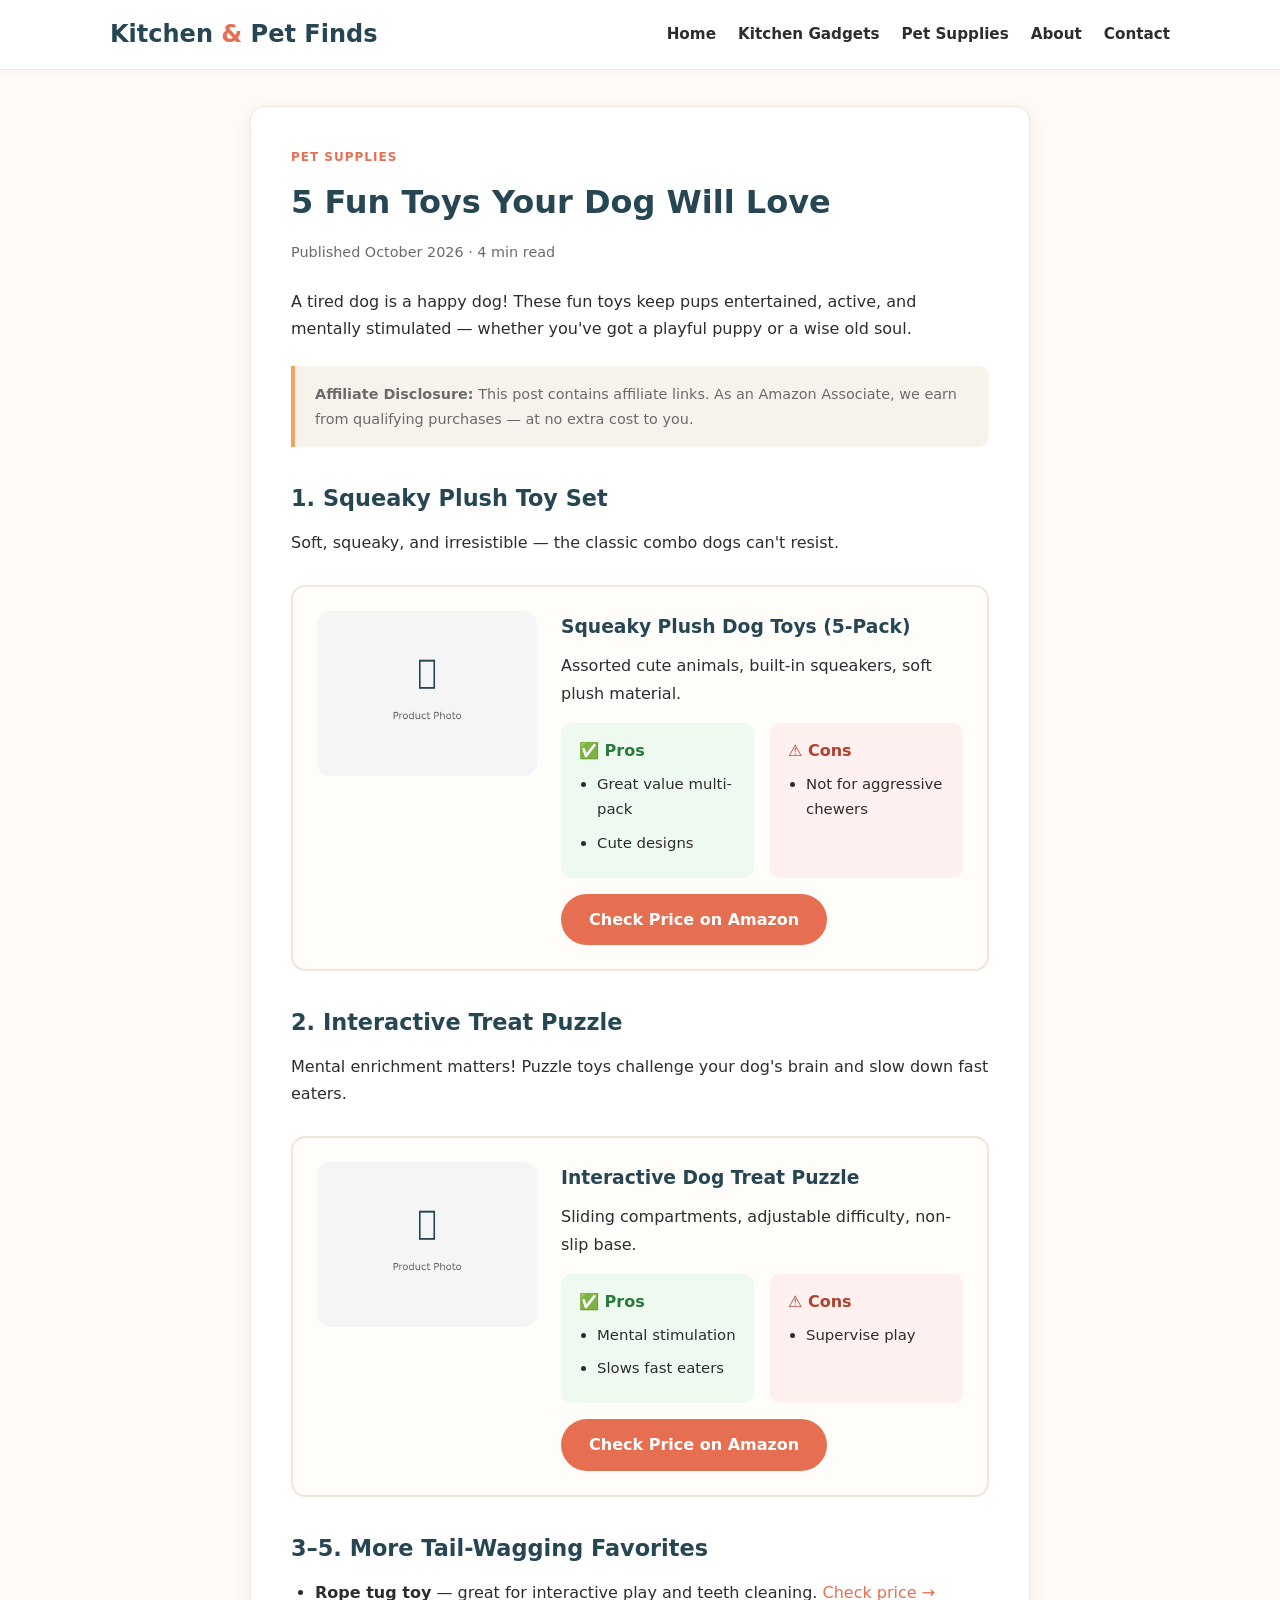
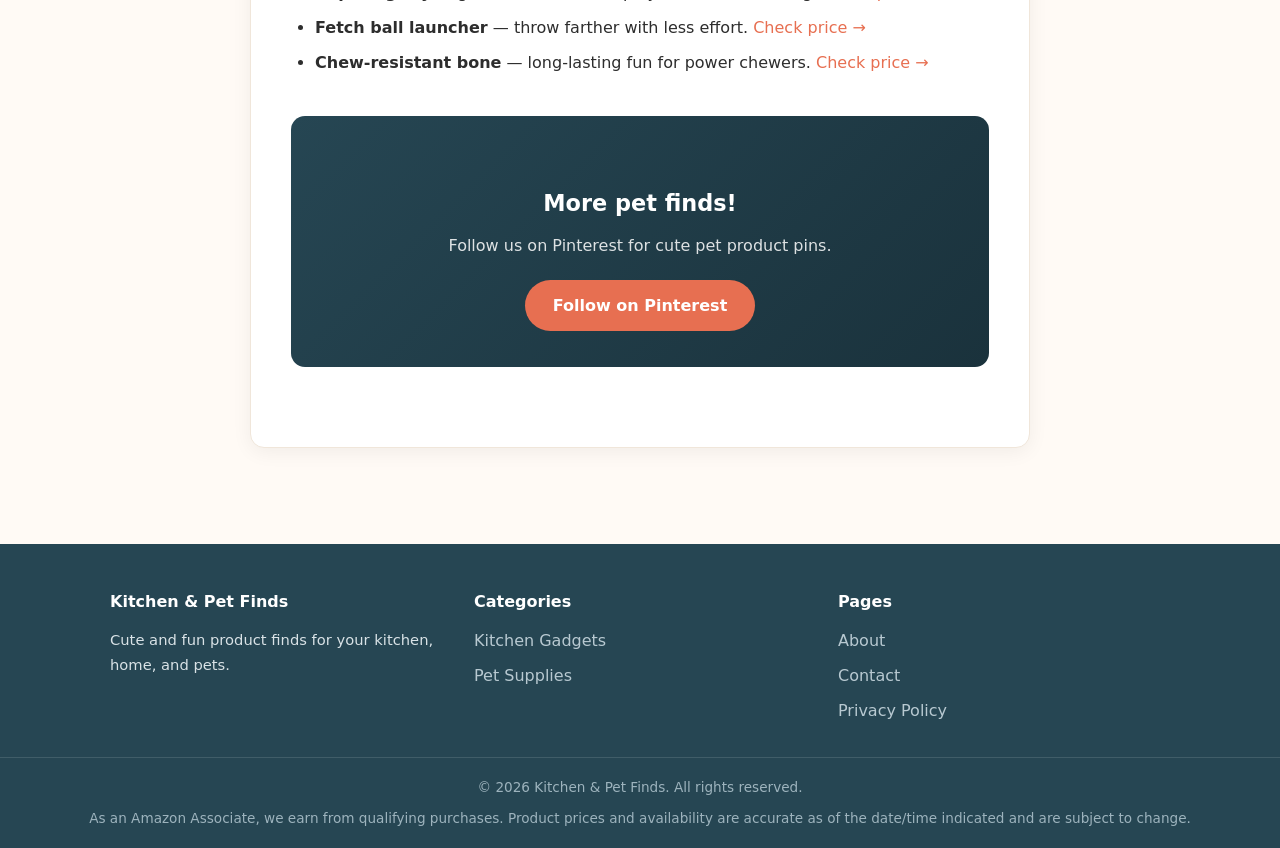
<file: posts/5-fun-toys-your-dog-will-love.html>
<!DOCTYPE html>
<html lang="en">
<head>
  <meta charset="UTF-8">
  <meta name="viewport" content="width=device-width, initial-scale=1.0">
  <title>5 Fun Toys Your Dog Will Love — Kitchen & Pet Finds</title>
  <meta name="description" content="Keep your pup happy and active with these 5 fun, engaging dog toys — perfect for playtime, training, and enrichment.">
  <meta name="keywords" content="dog toys, fun dog toys, pet supplies, puppy toys, interactive dog toys">
  <meta property="og:title" content="5 Fun Toys Your Dog Will Love">
  <meta property="og:description" content="Fun, engaging toys to keep your dog happy and active.">
  <meta property="og:type" content="article">
  <link rel="stylesheet" href="../css/style.css">
</head>
<body>
<header>
  <div class="nav-wrap">
    <a href="../index.html" class="logo">Kitchen <span>&</span> Pet Finds</a>
    <nav><ul>
      <li><a href="../index.html">Home</a></li>
      <li><a href="../kitchen-gadgets/index.html">Kitchen Gadgets</a></li>
      <li><a href="../pet-supplies/index.html">Pet Supplies</a></li>
      <li><a href="../about.html">About</a></li>
      <li><a href="../contact.html">Contact</a></li>
    </ul></nav>
  </div>
</header>

<div class="container">
  <article class="article">
    <div class="kicker" style="font-size:0.75rem;font-weight:700;letter-spacing:1px;text-transform:uppercase;color:#e76f51;margin-bottom:8px;">Pet Supplies</div>
    <h1>5 Fun Toys Your Dog Will Love</h1>
    <div class="meta">Published October 2026 · 4 min read</div>

    <p>A tired dog is a happy dog! These fun toys keep pups entertained, active, and mentally stimulated — whether you've got a playful puppy or a wise old soul.</p>

    <div class="disclosure">
      <strong>Affiliate Disclosure:</strong> This post contains affiliate links. As an Amazon Associate, we earn from qualifying purchases — at no extra cost to you.
    </div>

    <h2>1. Squeaky Plush Toy Set</h2>
    <p>Soft, squeaky, and irresistible — the classic combo dogs can't resist.</p>

    <div class="product-box">
      <img src="../images/placeholder-product.jpg" alt="Squeaky plush dog toys">
      <div>
        <h3>Squeaky Plush Dog Toys (5-Pack)</h3>
        <p>Assorted cute animals, built-in squeakers, soft plush material.</p>
        <div class="pros-cons">
          <div class="pros"><strong>✅ Pros</strong><ul><li>Great value multi-pack</li><li>Cute designs</li></ul></div>
          <div class="cons"><strong>⚠️ Cons</strong><ul><li>Not for aggressive chewers</li></ul></div>
        </div>
        <a href="https://www.amazon.com/s?k=squeaky+plush+dog+toys&tag=hamzajobhub20-20" class="btn" target="_blank" rel="noopener nofollow sponsored">Check Price on Amazon</a>
      </div>
    </div>

    <h2>2. Interactive Treat Puzzle</h2>
    <p>Mental enrichment matters! Puzzle toys challenge your dog's brain and slow down fast eaters.</p>

    <div class="product-box">
      <img src="../images/placeholder-product.jpg" alt="Interactive dog treat puzzle">
      <div>
        <h3>Interactive Dog Treat Puzzle</h3>
        <p>Sliding compartments, adjustable difficulty, non-slip base.</p>
        <div class="pros-cons">
          <div class="pros"><strong>✅ Pros</strong><ul><li>Mental stimulation</li><li>Slows fast eaters</li></ul></div>
          <div class="cons"><strong>⚠️ Cons</strong><ul><li>Supervise play</li></ul></div>
        </div>
        <a href="https://www.amazon.com/s?k=interactive+dog+treat+puzzle&tag=hamzajobhub20-20" class="btn" target="_blank" rel="noopener nofollow sponsored">Check Price on Amazon</a>
      </div>
    </div>

    <h2>3–5. More Tail-Wagging Favorites</h2>
    <ul>
      <li><strong>Rope tug toy</strong> — great for interactive play and teeth cleaning. <a href="https://www.amazon.com/s?k=dog+rope+tug+toy&tag=hamzajobhub20-20" target="_blank" rel="noopener nofollow sponsored">Check price →</a></li>
      <li><strong>Fetch ball launcher</strong> — throw farther with less effort. <a href="https://www.amazon.com/s?k=dog+ball+launcher&tag=hamzajobhub20-20" target="_blank" rel="noopener nofollow sponsored">Check price →</a></li>
      <li><strong>Chew-resistant bone</strong> — long-lasting fun for power chewers. <a href="https://www.amazon.com/s?k=indestructible+dog+chew+toy&tag=hamzajobhub20-20" target="_blank" rel="noopener nofollow sponsored">Check price →</a></li>
    </ul>

    <div class="cta-banner">
      <h2>More pet finds!</h2>
      <p>Follow us on Pinterest for cute pet product pins.</p>
      <a href="https://www.pinterest.com/hzawan99/" class="btn" target="_blank" rel="noopener">Follow on Pinterest</a>
    </div>
  </article>
</div>

<footer>
  <div class="footer-wrap">
    <div><h4>Kitchen & Pet Finds</h4><p style="font-size:0.92rem;">Cute and fun product finds for your kitchen, home, and pets.</p></div>
    <div><h4>Categories</h4><ul><li><a href="../kitchen-gadgets/index.html">Kitchen Gadgets</a></li><li><a href="../pet-supplies/index.html">Pet Supplies</a></li></ul></div>
    <div><h4>Pages</h4><ul><li><a href="../about.html">About</a></li><li><a href="../contact.html">Contact</a></li><li><a href="../privacy.html">Privacy Policy</a></li></ul></div>
  </div>
  <div class="footer-bottom"><p>© 2026 Kitchen & Pet Finds. All rights reserved.</p><p style="margin-top:8px;">As an Amazon Associate, we earn from qualifying purchases. Product prices and availability are accurate as of the date/time indicated and are subject to change.</p></div>
</footer>
</body>
</html>
</file>
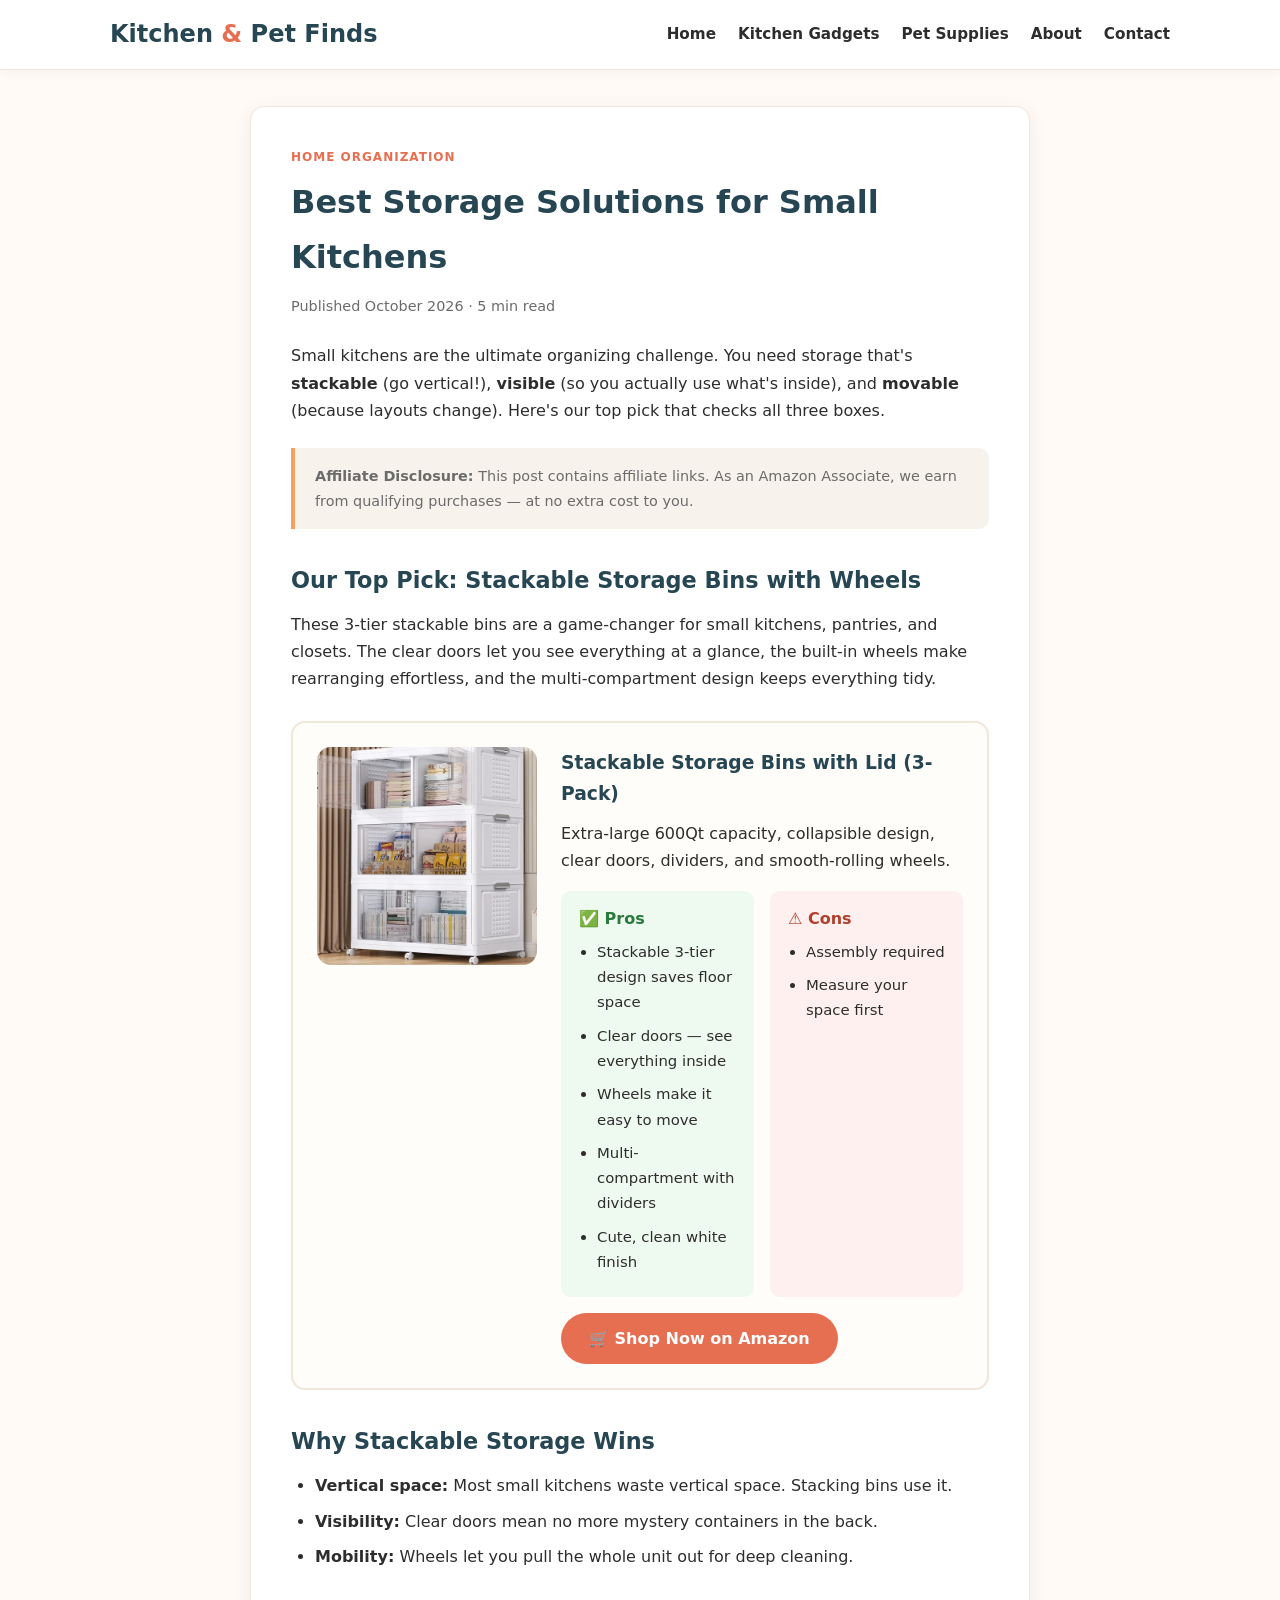
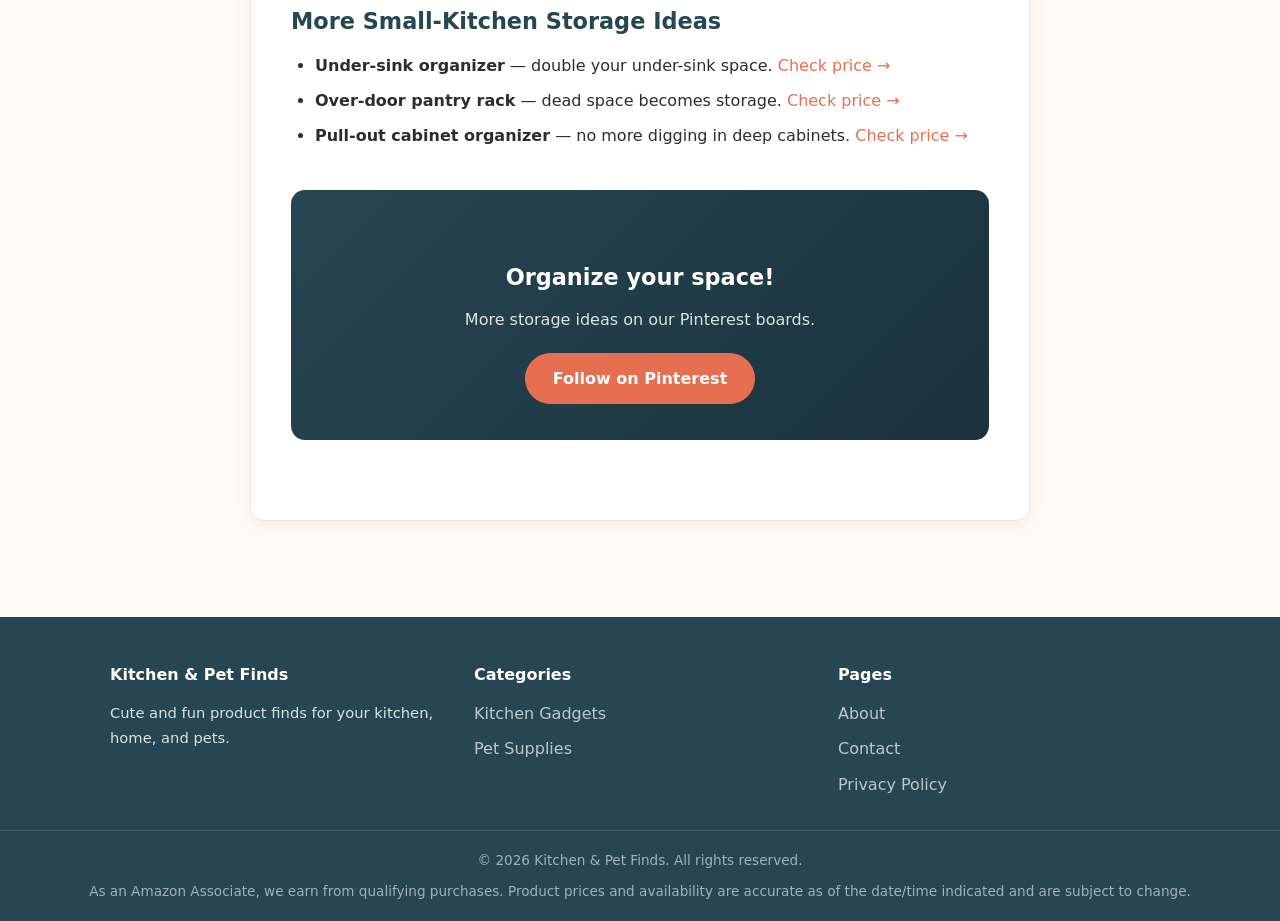
<file: posts/best-storage-solutions-small-kitchens.html>
<!DOCTYPE html>
<html lang="en">
<head>
  <meta charset="UTF-8">
  <meta name="viewport" content="width=device-width, initial-scale=1.0">
  <title>Best Storage Solutions for Small Kitchens — Kitchen & Pet Finds</title>
  <meta name="description" content="Small kitchen? These stackable storage bins with wheels, clear doors, and dividers make every inch count. Our top pick for 2026.">
  <meta name="keywords" content="small kitchen storage, stackable storage bins, kitchen organizers, closet organizers with wheels">
  <meta property="og:title" content="Best Storage Solutions for Small Kitchens">
  <meta property="og:description" content="Stackable bins with wheels and clear doors — the cute, fun way to organize a small kitchen.">
  <meta property="og:type" content="article">
  <link rel="stylesheet" href="../css/style.css">
</head>
<body>
<header>
  <div class="nav-wrap">
    <a href="../index.html" class="logo">Kitchen <span>&</span> Pet Finds</a>
    <nav><ul>
      <li><a href="../index.html">Home</a></li>
      <li><a href="../kitchen-gadgets/index.html">Kitchen Gadgets</a></li>
      <li><a href="../pet-supplies/index.html">Pet Supplies</a></li>
      <li><a href="../about.html">About</a></li>
      <li><a href="../contact.html">Contact</a></li>
    </ul></nav>
  </div>
</header>

<div class="container">
  <article class="article">
    <div class="kicker" style="font-size:0.75rem;font-weight:700;letter-spacing:1px;text-transform:uppercase;color:#e76f51;margin-bottom:8px;">Home Organization</div>
    <h1>Best Storage Solutions for Small Kitchens</h1>
    <div class="meta">Published October 2026 · 5 min read</div>

    <p>Small kitchens are the ultimate organizing challenge. You need storage that's <strong>stackable</strong> (go vertical!), <strong>visible</strong> (so you actually use what's inside), and <strong>movable</strong> (because layouts change). Here's our top pick that checks all three boxes.</p>

    <div class="disclosure">
      <strong>Affiliate Disclosure:</strong> This post contains affiliate links. As an Amazon Associate, we earn from qualifying purchases — at no extra cost to you.
    </div>

    <h2>Our Top Pick: Stackable Storage Bins with Wheels</h2>
    <p>These 3-tier stackable bins are a game-changer for small kitchens, pantries, and closets. The clear doors let you see everything at a glance, the built-in wheels make rearranging effortless, and the multi-compartment design keeps everything tidy.</p>

    <div class="product-box">
      <img src="../images/storage-bins.jpg" alt="BROVIEW stackable storage bins with wheels and clear doors">
      <div>
        <h3>Stackable Storage Bins with Lid (3-Pack)</h3>
        <p>Extra-large 600Qt capacity, collapsible design, clear doors, dividers, and smooth-rolling wheels.</p>
        <div class="pros-cons">
          <div class="pros"><strong>✅ Pros</strong>
            <ul>
              <li>Stackable 3-tier design saves floor space</li>
              <li>Clear doors — see everything inside</li>
              <li>Wheels make it easy to move</li>
              <li>Multi-compartment with dividers</li>
              <li>Cute, clean white finish</li>
            </ul>
          </div>
          <div class="cons"><strong>⚠️ Cons</strong>
            <ul>
              <li>Assembly required</li>
              <li>Measure your space first</li>
            </ul>
          </div>
        </div>
        <a href="https://www.amazon.com/dp/B0DNS9HJM8?tag=hamzajobhub20-20" class="btn" target="_blank" rel="noopener nofollow sponsored">🛒 Shop Now on Amazon</a>
      </div>
    </div>

    <h2>Why Stackable Storage Wins</h2>
    <ul>
      <li><strong>Vertical space:</strong> Most small kitchens waste vertical space. Stacking bins use it.</li>
      <li><strong>Visibility:</strong> Clear doors mean no more mystery containers in the back.</li>
      <li><strong>Mobility:</strong> Wheels let you pull the whole unit out for deep cleaning.</li>
    </ul>

    <h2>More Small-Kitchen Storage Ideas</h2>
    <ul>
      <li><strong>Under-sink organizer</strong> — double your under-sink space. <a href="https://www.amazon.com/s?k=under+sink+organizer&tag=hamzajobhub20-20" target="_blank" rel="noopener nofollow sponsored">Check price →</a></li>
      <li><strong>Over-door pantry rack</strong> — dead space becomes storage. <a href="https://www.amazon.com/s?k=over+door+pantry+organizer&tag=hamzajobhub20-20" target="_blank" rel="noopener nofollow sponsored">Check price →</a></li>
      <li><strong>Pull-out cabinet organizer</strong> — no more digging in deep cabinets. <a href="https://www.amazon.com/s?k=pull+out+cabinet+organizer&tag=hamzajobhub20-20" target="_blank" rel="noopener nofollow sponsored">Check price →</a></li>
    </ul>

    <div class="cta-banner">
      <h2>Organize your space!</h2>
      <p>More storage ideas on our Pinterest boards.</p>
      <a href="https://www.pinterest.com/hzawan99/" class="btn" target="_blank" rel="noopener">Follow on Pinterest</a>
    </div>
  </article>
</div>

<footer>
  <div class="footer-wrap">
    <div><h4>Kitchen & Pet Finds</h4><p style="font-size:0.92rem;">Cute and fun product finds for your kitchen, home, and pets.</p></div>
    <div><h4>Categories</h4><ul><li><a href="../kitchen-gadgets/index.html">Kitchen Gadgets</a></li><li><a href="../pet-supplies/index.html">Pet Supplies</a></li></ul></div>
    <div><h4>Pages</h4><ul><li><a href="../about.html">About</a></li><li><a href="../contact.html">Contact</a></li><li><a href="../privacy.html">Privacy Policy</a></li></ul></div>
  </div>
  <div class="footer-bottom"><p>© 2026 Kitchen & Pet Finds. All rights reserved.</p><p style="margin-top:8px;">As an Amazon Associate, we earn from qualifying purchases. Product prices and availability are accurate as of the date/time indicated and are subject to change.</p></div>
</footer>
</body>
</html>
</file>
<file: css/style.css>
/* Kitchen & Pet Finds — clean Pinterest-aesthetic blog styles */
:root {
  --primary: #e76f51;
  --primary-dark: #c85a3e;
  --secondary: #264653;
  --accent: #f4a261;
  --bg: #fffaf5;
  --card-bg: #ffffff;
  --text: #2d2d2d;
  --text-light: #6b6b6b;
  --border: #f0e6da;
  --radius: 14px;
  --shadow: 0 4px 20px rgba(0,0,0,0.06);
  --max-w: 1100px;
  --font: 'Segoe UI', system-ui, -apple-system, Roboto, 'Helvetica Neue', Arial, sans-serif;
}

* { margin: 0; padding: 0; box-sizing: border-box; }

body {
  font-family: var(--font);
  background: var(--bg);
  color: var(--text);
  line-height: 1.7;
}

a { color: var(--primary); text-decoration: none; }
a:hover { text-decoration: underline; }

img { max-width: 100%; height: auto; border-radius: var(--radius); }

/* Header */
header {
  background: var(--card-bg);
  border-bottom: 1px solid var(--border);
  position: sticky;
  top: 0;
  z-index: 100;
  box-shadow: 0 2px 10px rgba(0,0,0,0.04);
}
.nav-wrap {
  max-width: var(--max-w);
  margin: 0 auto;
  padding: 14px 20px;
  display: flex;
  align-items: center;
  justify-content: space-between;
  flex-wrap: wrap;
  gap: 10px;
}
.logo { font-size: 1.5rem; font-weight: 800; color: var(--secondary); }
.logo span { color: var(--primary); }
nav ul { list-style: none; display: flex; gap: 22px; flex-wrap: wrap; }
nav a { color: var(--text); font-weight: 600; font-size: 0.95rem; }
nav a:hover, nav a.active { color: var(--primary); text-decoration: none; }

/* Hero */
.hero {
  background: linear-gradient(135deg, #fff1e6 0%, #ffe5d4 100%);
  text-align: center;
  padding: 60px 20px 50px;
}
.hero h1 { font-size: 2.4rem; color: var(--secondary); margin-bottom: 12px; }
.hero p { color: var(--text-light); font-size: 1.1rem; max-width: 640px; margin: 0 auto 24px; }

/* Layout */
.container { max-width: var(--max-w); margin: 0 auto; padding: 36px 20px; }
.section-title { font-size: 1.6rem; color: var(--secondary); margin-bottom: 20px; }

/* Cards */
.grid { display: grid; grid-template-columns: repeat(auto-fill, minmax(300px, 1fr)); gap: 24px; }
.card {
  background: var(--card-bg);
  border-radius: var(--radius);
  overflow: hidden;
  box-shadow: var(--shadow);
  border: 1px solid var(--border);
  transition: transform 0.2s;
}
.card:hover { transform: translateY(-4px); }
.card img { border-radius: 0; width: 100%; height: 200px; object-fit: cover; }
.card-body { padding: 20px; }
.card .kicker {
  font-size: 0.75rem; font-weight: 700; letter-spacing: 1px;
  text-transform: uppercase; color: var(--primary); margin-bottom: 8px;
}
.card h3 { font-size: 1.15rem; margin-bottom: 8px; color: var(--secondary); }
.card h3 a { color: var(--secondary); }
.card p { color: var(--text-light); font-size: 0.95rem; }

/* Buttons */
.btn {
  display: inline-block;
  background: var(--primary);
  color: #fff !important;
  padding: 12px 28px;
  border-radius: 40px;
  font-weight: 700;
  border: none;
  cursor: pointer;
  transition: background 0.2s;
}
.btn:hover { background: var(--primary-dark); text-decoration: none; }
.btn-outline {
  background: transparent;
  color: var(--primary) !important;
  border: 2px solid var(--primary);
}
.btn-outline:hover { background: var(--primary); color: #fff !important; }

/* Article */
.article { max-width: 780px; margin: 0 auto; background: var(--card-bg); border-radius: var(--radius); padding: 40px; box-shadow: var(--shadow); border: 1px solid var(--border); }
.article h1 { color: var(--secondary); font-size: 2rem; margin-bottom: 10px; }
.article .meta { color: var(--text-light); font-size: 0.9rem; margin-bottom: 24px; }
.article h2 { color: var(--secondary); margin: 32px 0 12px; font-size: 1.4rem; }
.article h3 { color: var(--secondary); margin: 24px 0 10px; }
.article p { margin-bottom: 16px; }
.article ul, .article ol { margin: 0 0 16px 24px; }
.article li { margin-bottom: 8px; }

/* Product box */
.product-box {
  border: 2px solid var(--border);
  border-radius: var(--radius);
  padding: 24px;
  margin: 28px 0;
  background: #fffdf9;
  display: grid;
  grid-template-columns: 220px 1fr;
  gap: 24px;
  align-items: start;
}
.product-box img { width: 100%; }
.product-box h3 { margin-top: 0; color: var(--secondary); }
.pros-cons { display: grid; grid-template-columns: 1fr 1fr; gap: 16px; margin: 16px 0; }
.pros, .cons { padding: 14px 18px; border-radius: 10px; }
.pros { background: #eef9f0; }
.cons { background: #fdf0ee; }
.pros strong { color: #2a7a3b; }
.cons strong { color: #b3402e; }
.pros ul, .cons ul { margin: 8px 0 0 18px; font-size: 0.93rem; }

/* Disclosure */
.disclosure {
  background: #f7f3ec;
  border-left: 4px solid var(--accent);
  padding: 16px 20px;
  border-radius: 0 10px 10px 0;
  font-size: 0.9rem;
  color: var(--text-light);
  margin: 24px 0;
}

/* CTA banner */
.cta-banner {
  background: linear-gradient(135deg, var(--secondary), #1a323c);
  color: #fff;
  border-radius: var(--radius);
  padding: 36px;
  text-align: center;
  margin: 40px 0;
}
.cta-banner h2 { color: #fff; margin-bottom: 10px; }
.cta-banner p { opacity: 0.85; margin-bottom: 20px; }

/* Footer */
footer {
  background: var(--secondary);
  color: #d9e2e6;
  margin-top: 60px;
}
.footer-wrap {
  max-width: var(--max-w);
  margin: 0 auto;
  padding: 44px 20px 24px;
  display: grid;
  grid-template-columns: repeat(auto-fit, minmax(220px, 1fr));
  gap: 32px;
}
footer h4 { color: #fff; margin-bottom: 12px; }
footer a { color: #b8c9d1; }
footer ul { list-style: none; }
footer li { margin-bottom: 8px; }
.footer-bottom {
  text-align: center;
  padding: 18px;
  border-top: 1px solid rgba(255,255,255,0.12);
  font-size: 0.85rem;
  color: #9db3bd;
}

/* Page headers */
.page-head { text-align: center; padding: 48px 20px 8px; }
.page-head h1 { color: var(--secondary); font-size: 2.1rem; margin-bottom: 10px; }
.page-head p { color: var(--text-light); max-width: 640px; margin: 0 auto; }

/* Forms */
.contact-form { max-width: 600px; margin: 0 auto; }
.contact-form label { display: block; font-weight: 600; margin: 16px 0 6px; }
.contact-form input, .contact-form textarea {
  width: 100%; padding: 12px 14px; border: 1px solid var(--border);
  border-radius: 10px; font-family: inherit; font-size: 1rem;
}
.contact-form textarea { min-height: 140px; }

/* Responsive */
@media (max-width: 640px) {
  .hero h1 { font-size: 1.8rem; }
  .product-box { grid-template-columns: 1fr; }
  .pros-cons { grid-template-columns: 1fr; }
  .article { padding: 24px 18px; }
  .nav-wrap { justify-content: center; text-align: center; }
}
</file>
